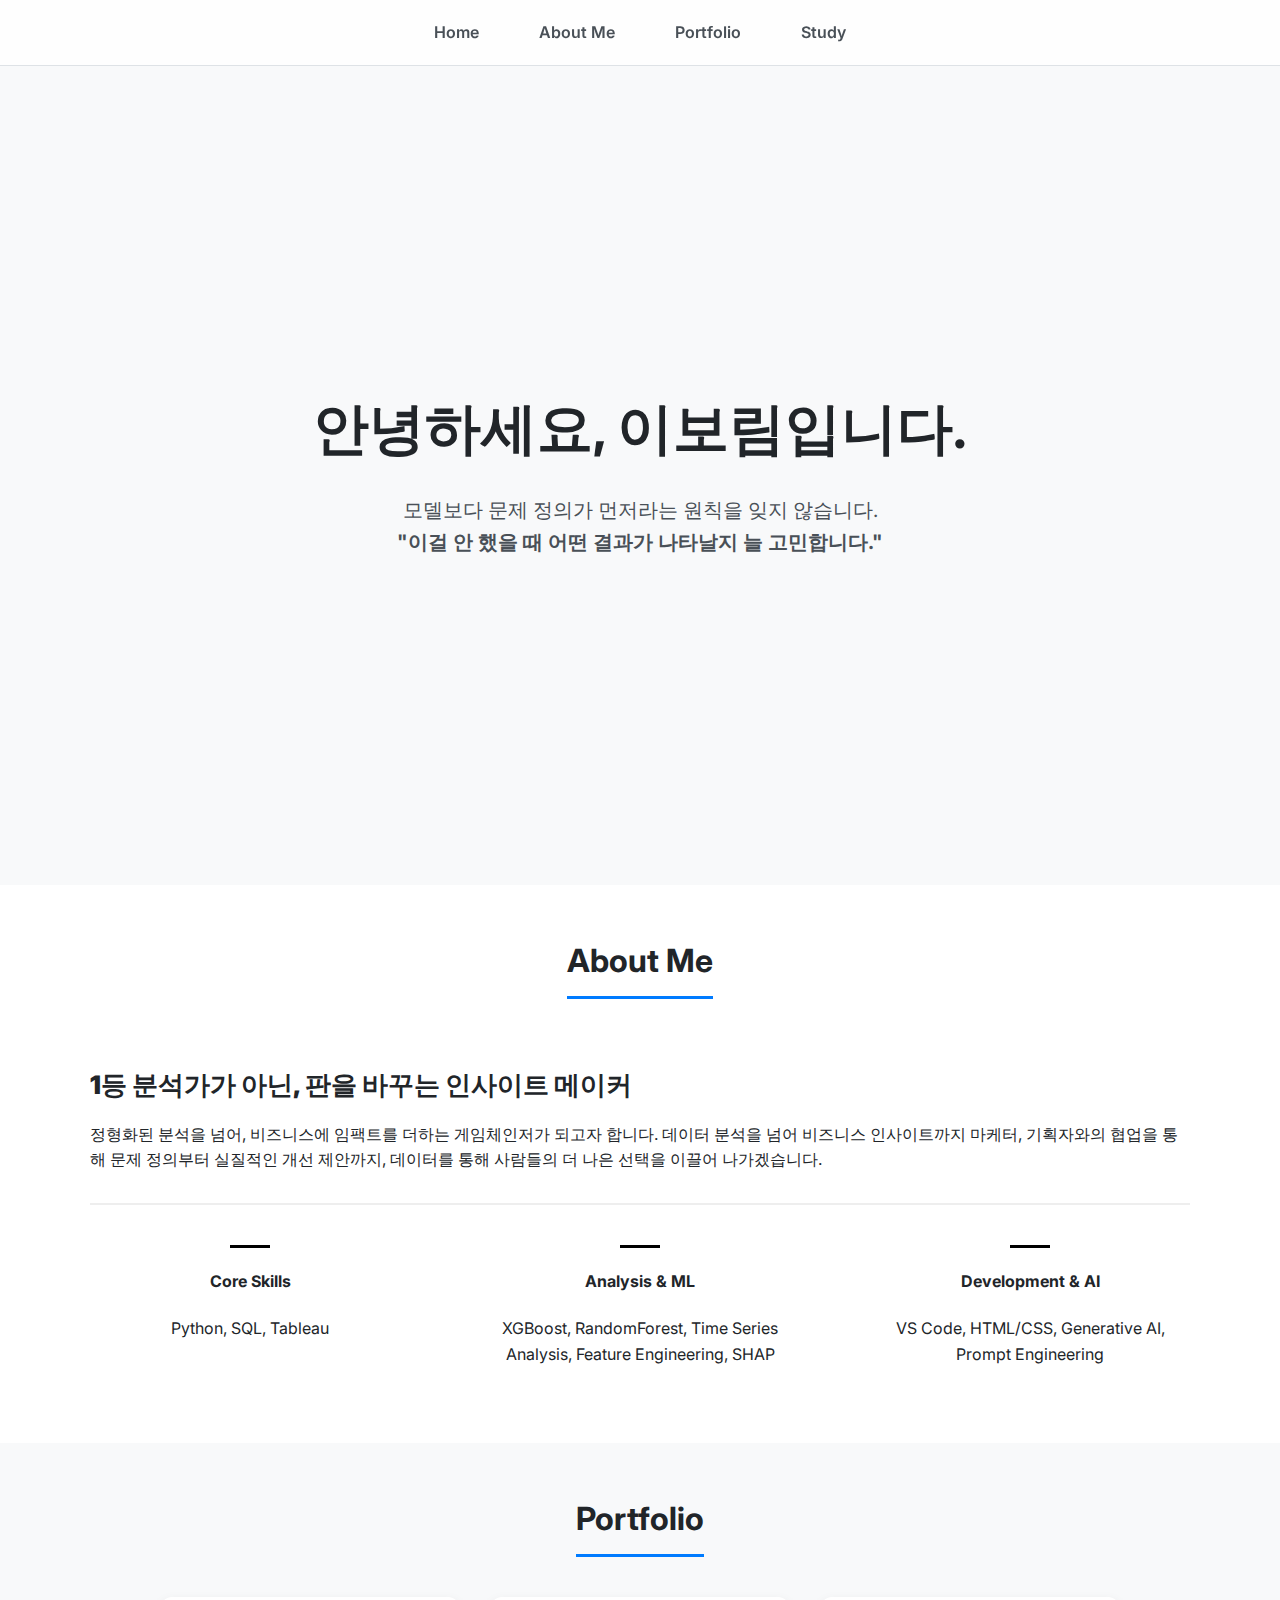
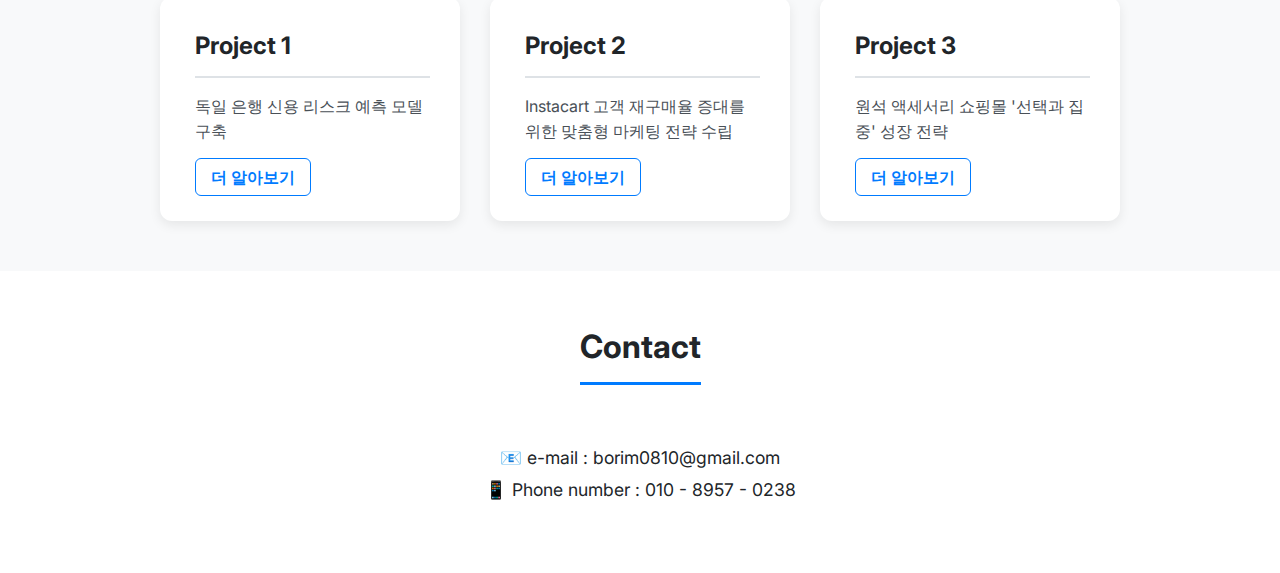
<file: index.html>
<!DOCTYPE html>
<html lang="ko">
<head>
    <meta charset="UTF-8">
    <meta name="viewport" content="width=device-width, initial-scale=1.0">
    <title>Borim's Portfolio</title>
    <link rel="stylesheet" href="style.css">
</head>
<body>

    <header>
        <nav>
            <div class="hamburger-menu">
                <div class="line"></div>
                <div class="line"></div>
                <div class="line"></div>
            </div>
            <ul>
                <li><a href="#home">Home</a></li>
                <li><a href="#about">About Me</a></li>
                <li><a href="#projects">Portfolio</a></li>
                <li><a href="study.html">Study</a></li>
            </ul>
        </nav>
    </header>

    <main>
        <section id="home">
            <div class="section-inner">
                <h1>안녕하세요, 이보림입니다.</h1>
                <p class="hero-intro">모델보다 문제 정의가 먼저라는 원칙을 잊지 않습니다.<br><strong>"이걸 안 했을 때 어떤 결과가 나타날지 늘 고민합니다."</strong></p>
            </div>
        </section>

        <section id="about">
            <div class="section-inner">
                <h2>About Me</h2>
                <div class="about-content" style="text-align: left;">
                    <div class="about-keywords">
                        <h3><strong>1등 분석가가 아닌, 판을 바꾸는 인사이트 메이커</strong></h3>
                    </div>
                    <div class="about-summary">
                        <p>정형화된 분석을 넘어, 비즈니스에 임팩트를 더하는 게임체인저가 되고자 합니다. 데이터 분석을 넘어 비즈니스 인사이트까지 마케터, 기획자와의 협업을 통해 문제 정의부터 실질적인 개선 제안까지, 데이터를 통해 사람들의 더 나은 선택을 이끌어 나가겠습니다.</p>
                    </div>
                    <hr style="margin: 30px 0; border: 1px solid #eee;">
                    <div class="skills-container">
                        <div class="skill-category">
                            <div class="skill-underline"></div>
                            <h4>Core Skills</h4>
                            <p>Python, SQL, Tableau</p>
                        </div>
                        <div class="skill-category">
                            <div class="skill-underline"></div>
                            <h4>Analysis & ML</h4>
                            <p>XGBoost, RandomForest, Time Series Analysis, Feature Engineering, SHAP</p>
                        </div>
                        <div class="skill-category">
                            <div class="skill-underline"></div>
                            <h4>Development & AI</h4>
                            <p>VS Code, HTML/CSS, Generative AI, Prompt Engineering</p>
                        </div>
                    </div>
                </div>
            </div>
        </section>

        <section id="projects">
            <div class="section-inner">
                <h2>Portfolio</h2>
            <div class="project-container">
                <div class="project-card">
                    <h3>Project 1</h3>
                    <p>독일 은행 신용 리스크 예측 모델 구축</p>
                    <a href="portfolio.html#credit">더 알아보기</a>
                </div>
                <div class="project-card">
                    <h3>Project 2</h3>
                    <p>Instacart 고객 재구매율 증대를 위한 맞춤형 마케팅 전략 수립</p>
                    <a href="portfolio.html#instacart">더 알아보기</a>
                </div>
                <div class="project-card">
                    <h3>Project 3</h3>
                    <p>원석 액세서리 쇼핑몰 '선택과 집중' 성장 전략</p>
                    <a href="portfolio.html#jewelry">더 알아보기</a>
                </div>
            </div>
        </section>

        <section id="contact">
            <div class="section-inner">
                <h2>Contact</h2>
                <p>
                    📧 e-mail : borim0810@gmail.com <br>
                    📱 Phone number : 010 - 8957 - 0238
                </p>
            </div>
        </section>
    </main>

    <script>
        document.querySelector('.hamburger-menu').addEventListener('click', () => {
            document.querySelector('nav ul').classList.toggle('active');
        });
    </script>

</body>
</html>
</file>
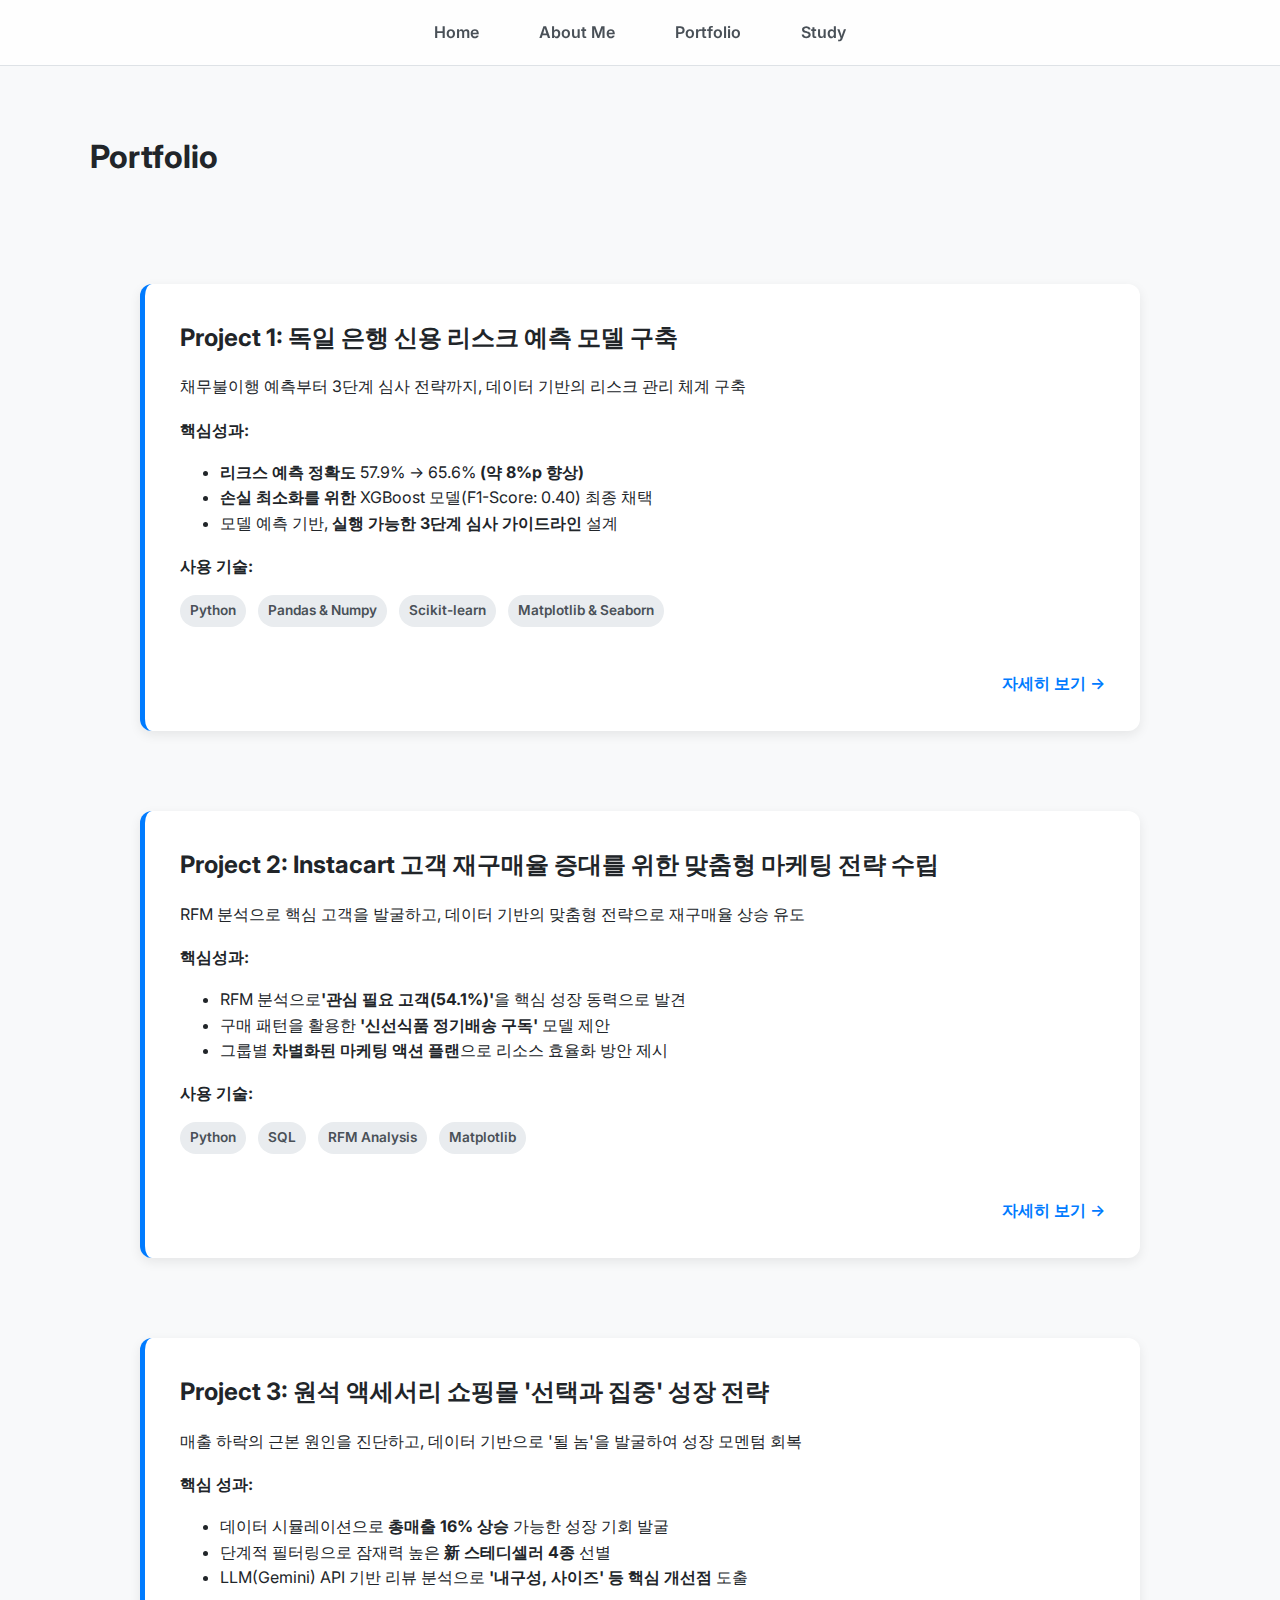
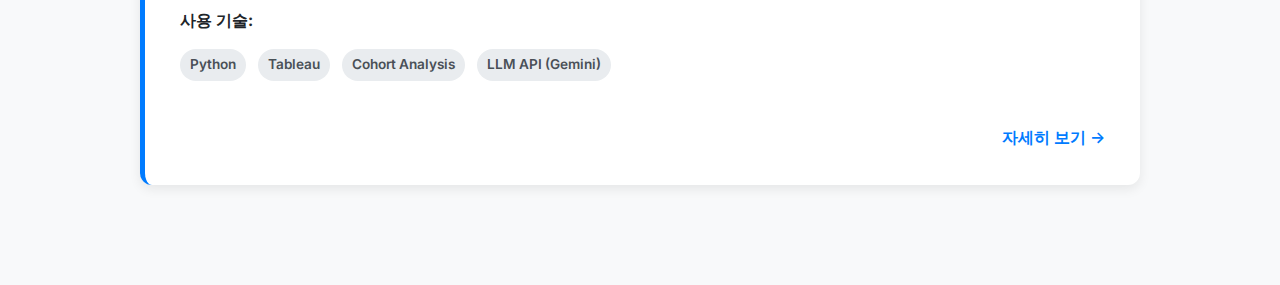
<file: portfolio.html>
<!DOCTYPE html>
<html lang="ko">
<head>
    <meta charset="UTF-8">
    <meta name="viewport" content="width=device-width, initial-scale=1.0">
    <title>Borim's Portfolio</title>
    <link rel="stylesheet" href="style.css">
</head>
<body>

    <header>
        <nav>
            <ul>
                <li><a href="index.html">Home</a></li>
                <li><a href="index.html#about">About Me</a></li>
                <li><a href="portfolio.html">Portfolio</a></li>
                <li><a href="study.html">Study</a></li>
            </ul>
        </nav>
    </header>

    <main>
        <div class="content-container">
            <h1>Portfolio</h1>
            <div class="portfolio-grid">
                <!-- 프로젝트 1 -->
                <a href="project-a.html" class="portfolio-item-link">
                    <div class="portfolio-item">
                        <h2>Project 1: 독일 은행 신용 리스크 예측 모델 구축</h2>
                        <p>채무불이행 예측부터 3단계 심사 전략까지, 데이터 기반의 리스크 관리 체계 구축</p>
                        <p><strong>핵심성과:</strong></p>
                        <ul>
                            <li><strong>리크스 예측 정확도</strong> 57.9% → 65.6% <strong>(약 8%p 향상)</strong></li>
                            <li><strong>손실 최소화를 위한</strong>  XGBoost 모델(F1-Score: 0.40) 최종 채택</li>
                            <li>모델 예측 기반, <strong>실행 가능한 3단계 심사 가이드라인</strong> 설계</li>
                        </ul>
                            <p><strong>사용 기술:</strong></p>
                        <div class="tech-tags">
                            <span class="tech-tag">Python</span>
                            <span class="tech-tag">Pandas & Numpy</span>
                            <span class="tech-tag">Scikit-learn</span>
                            <span class="tech-tag">Matplotlib & Seaborn</span>
                        </div>
                        <div class="read-more-link">
                            <a href="project-a.html">자세히 보기 →</a>
                        </div>
                    </div>
                </a>

                <!-- 프로젝트 2 -->
                <a href="project-b.html" class="portfolio-item-link">
                    <div class="portfolio-item">
                        <h2>Project 2: Instacart 고객 재구매율 증대를 위한 맞춤형 마케팅 전략 수립</h2>
                        <p>RFM 분석으로 핵심 고객을 발굴하고, 데이터 기반의 맞춤형 전략으로 재구매율 상승 유도</p>
                        <p><strong>핵심성과:</strong></p>
                        <ul>
                            <li>RFM 분석으로<strong>'관심 필요 고객(54.1%)'</strong>을 핵심 성장 동력으로 발견</li>
                            <li>구매 패턴을 활용한 <strong>'신선식품 정기배송 구독'</strong> 모델 제안</li>
                            <li>그룹별 <strong>차별화된 마케팅 액션 플랜</strong>으로 리소스 효율화 방안 제시</li>
                        </ul>
                        <p><strong>사용 기술:</strong></p>
                        <div class="tech-tags">
                            <span class="tech-tag">Python</span>
                            <span class="tech-tag">SQL</span>
                            <span class="tech-tag">RFM Analysis</span>
                            <span class="tech-tag">Matplotlib</span>
                        </div>
                        <div class="read-more-link">
                            <a href="project-b.html">자세히 보기 →</a>
                        </div>
                    </div>
                </a>

                <!-- 프로젝트 3 -->
                <a href="project-c.html" class="portfolio-item-link">
                    <div class="portfolio-item">
                        <h2>Project 3: 원석 액세서리 쇼핑몰 '선택과 집중' 성장 전략</h2>
                        <p>매출 하락의 근본 원인을 진단하고, 데이터 기반으로 '될 놈'을 발굴하여 성장 모멘텀 회복</p>
                        <p><strong>핵심 성과:</strong></p>
                        <ul>
                            <li>데이터 시뮬레이션으로 <strong>총매출 16% 상승</strong> 가능한 성장 기회 발굴</li>
                            <li>단계적 필터링으로 잠재력 높은 <strong>新 스테디셀러 4종</strong> 선별</li>
                            <li>LLM(Gemini) API 기반 리뷰 분석으로 <strong>'내구성, 사이즈' 등 핵심 개선점</strong> 도출</li>
                        </ul>
                        <p><strong>사용 기술:</strong></p>
                        <div class="tech-tags">
                            <span class="tech-tag">Python</span>
                            <span class="tech-tag">Tableau</span>
                            <span class="tech-tag">Cohort Analysis</span>
                            <span class="tech-tag">LLM API (Gemini)</span>
                        </div>
                        <div class="read-more-link">
                            <a href="project-c.html">자세히 보기 →</a>
                        </div>
                    </div>
                </a>
            </div>
        </div>
    </main>

</body>
</html>
</file>
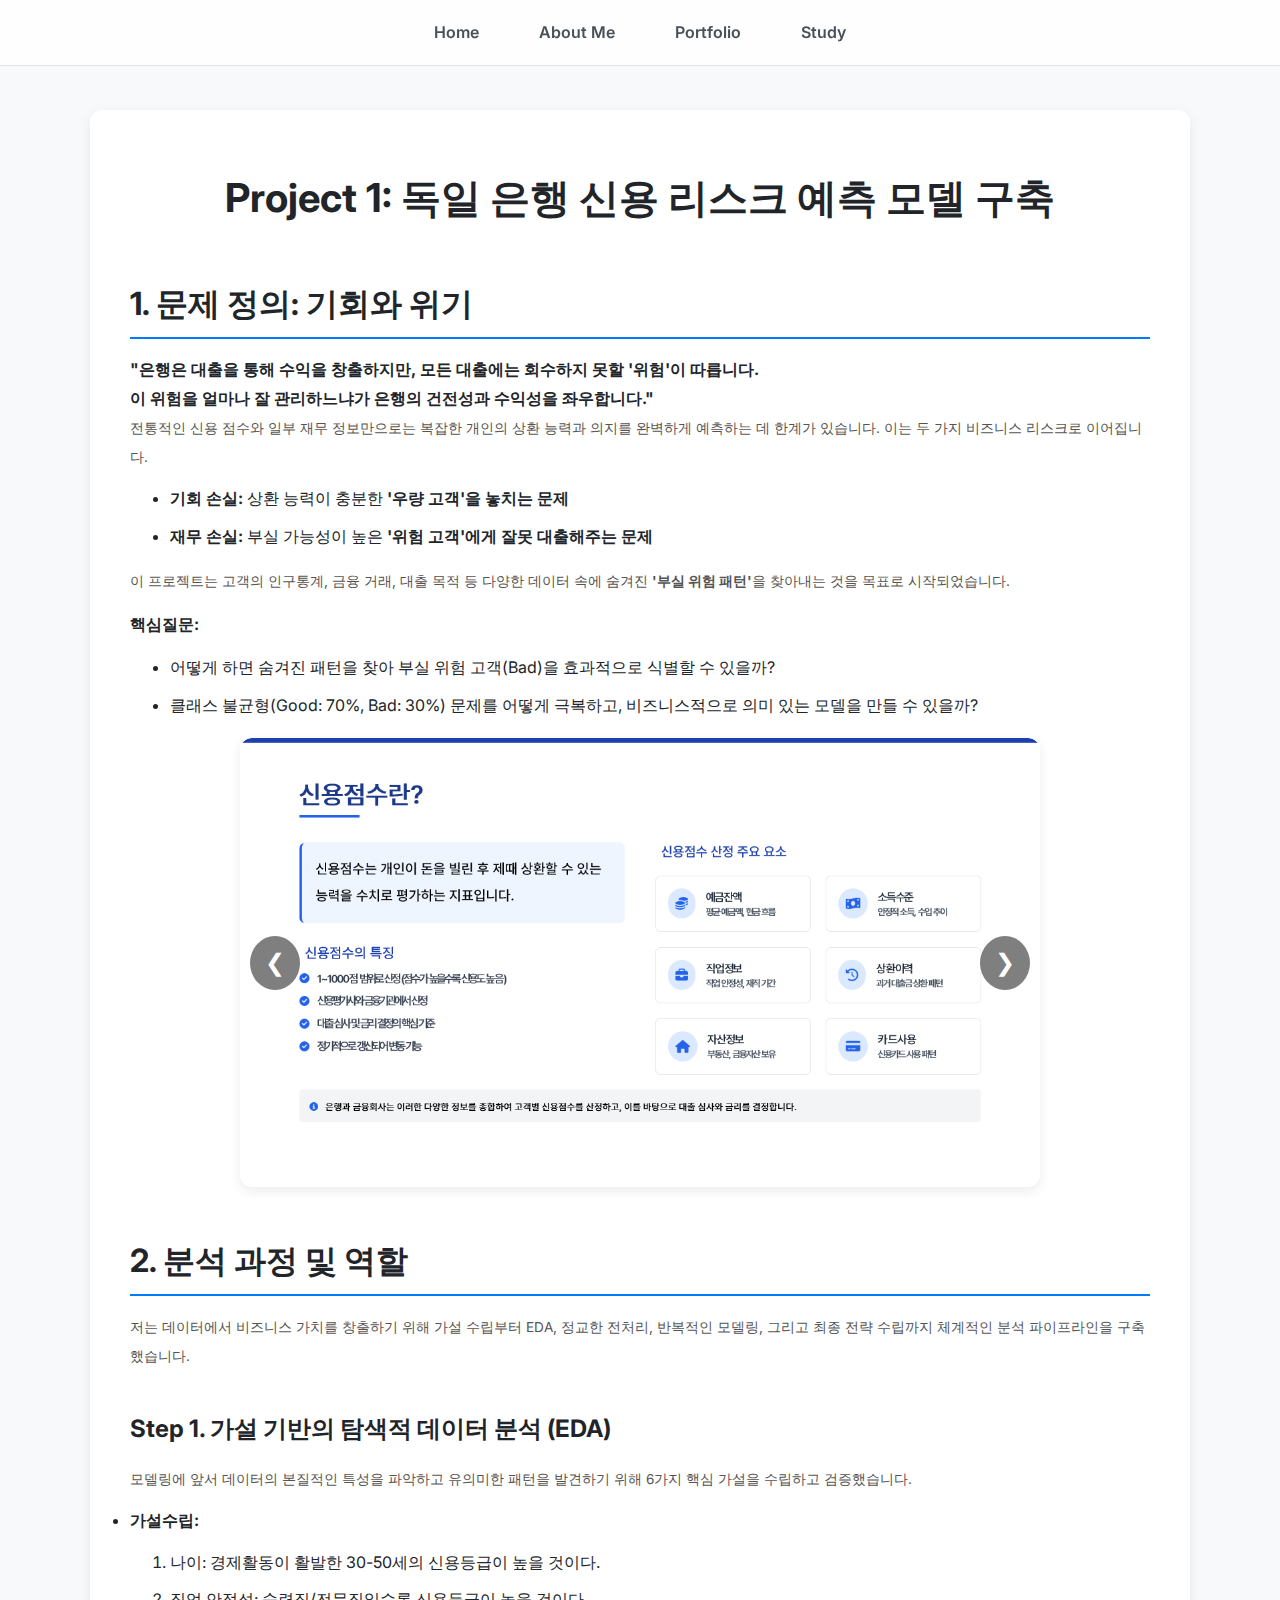
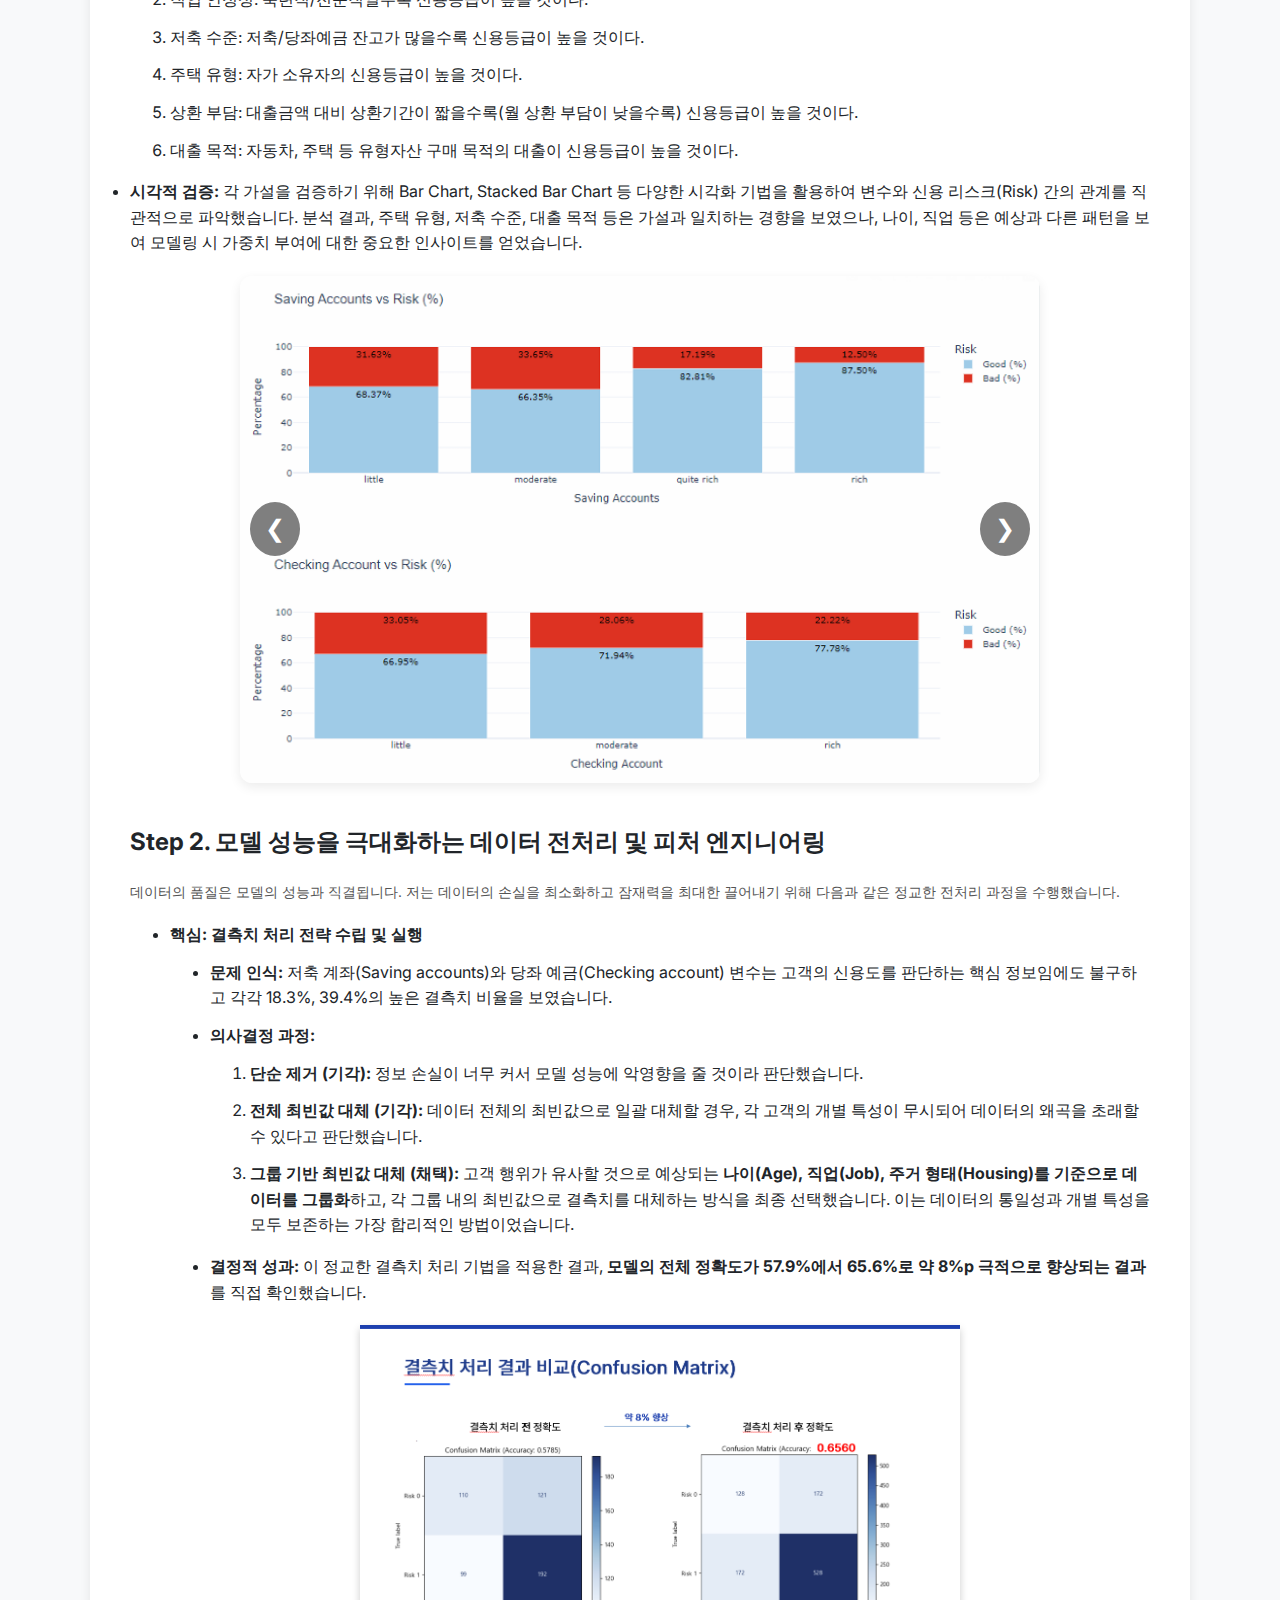
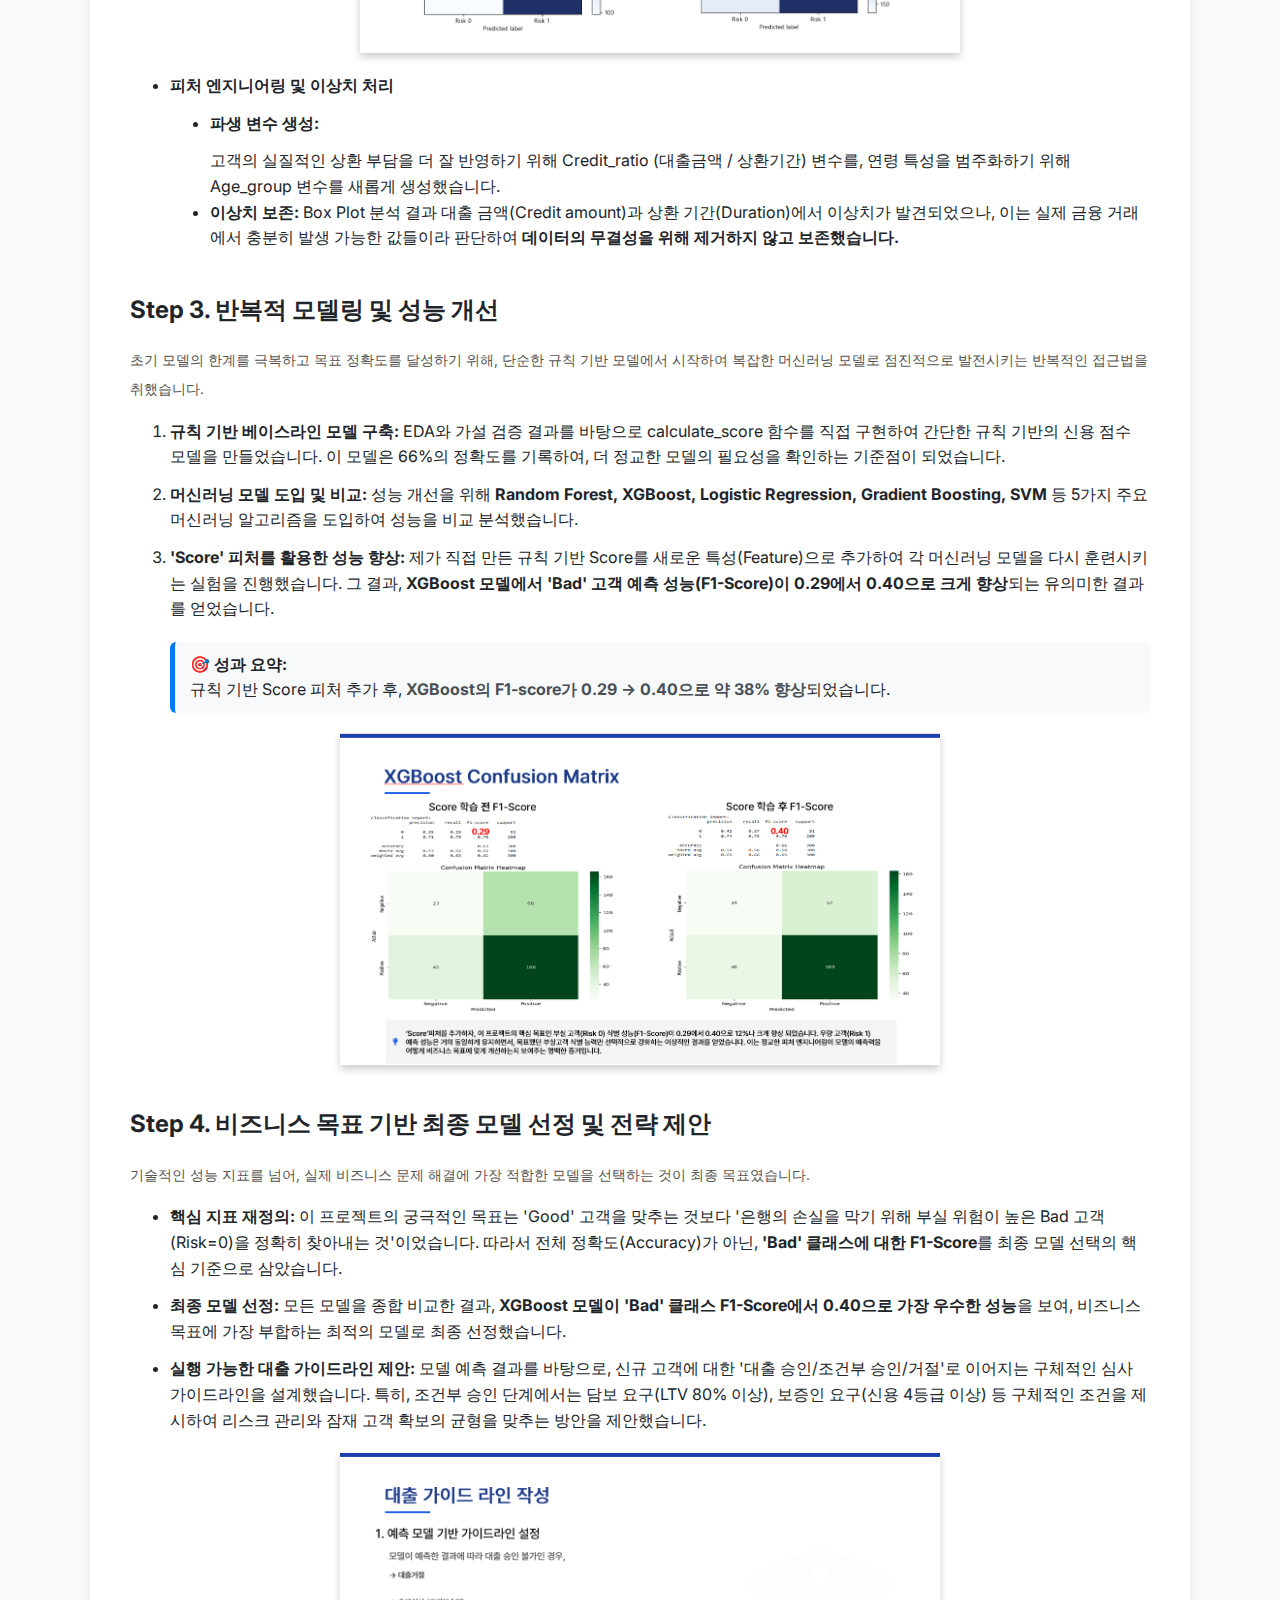
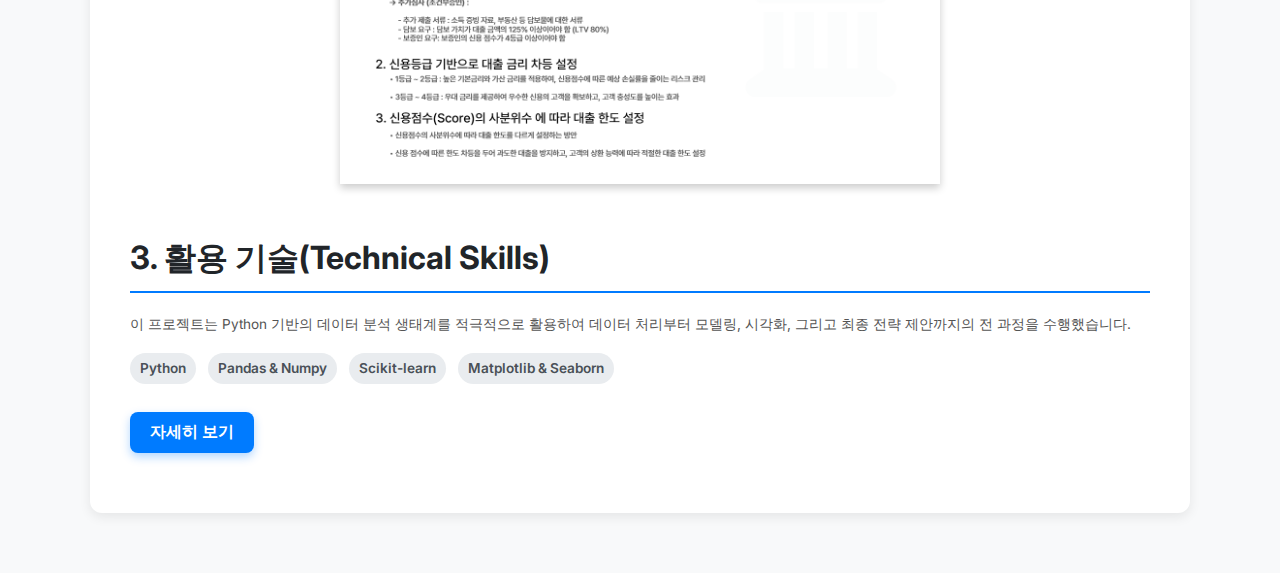
<file: project-a.html>
<!DOCTYPE html>
<html lang="ko">
<head>
    <meta charset="UTF-8">
    <meta name="viewport" content="width=device-width, initial-scale=1.0">
    <title>Project 1 - 독일 은행 신용 리스크 예측 모델 구축</title>
    <link rel="stylesheet" href="style.css">
</head>
<body>

    <header>
        <nav>
            <ul>
                <li><a href="index.html">Home</a></li>
                <li><a href="index.html#about">About Me</a></li>
                <li><a href="portfolio.html">Portfolio</a></li>
                <li><a href="study.html">Study</a></li>
            </ul>
        </nav>
    </header>

    <main>
        <div class="content-container">
            <div class="project-detail-container">
                <h1>Project 1: 독일 은행 신용 리스크 예측 모델 구축</h1>

                <h2>1. 문제 정의: 기회와 위기</h2>
                <p><strong>"은행은 대출을 통해 수익을 창출하지만, 모든 대출에는 회수하지 못할 '위험'이 따릅니다. 
                    <br>이 위험을 얼마나 잘 관리하느냐가 은행의 건전성과 수익성을 좌우합니다."</strong>
                    <br><span style="font-size: 0.85em; color: #545454">전통적인 신용 점수와 일부 재무 정보만으로는 복잡한 개인의 상환 능력과 의지를 완벽하게 예측하는 데 한계가 있습니다. 이는 두 가지 비즈니스 리스크로 이어집니다.</span></p>
                <ul>
                    <li><strong>기회 손실:</strong> 상환 능력이 충분한 <strong>'우량 고객'을 놓치는 문제</strong></li>
                    <li><strong>재무 손실:</strong> 부실 가능성이 높은 <strong>'위험 고객'에게 잘못 대출해주는 문제</strong></li>
                </ul>
                <p><span class="sub-text">이 프로젝트는 고객의 인구통계, 금융 거래, 대출 목적 등 다양한 데이터 속에 숨겨진 <strong>'부실 위험 패턴'</strong>을 찾아내는 것을 목표로 시작되었습니다.</span></p>
                <p><strong>핵심질문:</strong></p>
                <ul>
                    <li>어떻게 하면 숨겨진 패턴을 찾아 부실 위험 고객(Bad)을 효과적으로 식별할 수 있을까?</li>
                    <li>클래스 불균형(Good: 70%, Bad: 30%) 문제를 어떻게 극복하고, 비즈니스적으로 의미 있는 모델을 만들 수 있을까?</li>
                </ul>
                <div class="carousel" id="carousel1">
                    <div class="carousel-inner">
                        <div class="carousel-item active">
                            <img src="assets/project-a-images/1.png" alt="분석 이미지 1" onclick="openModal(this)">
                        </div>
                        <div class="carousel-item">
                            <img src="assets/project-a-images/2.png" alt="분석 이미지 2" onclick="openModal(this)">
                        </div>
                        <div class="carousel-item">
                            <img src="assets/project-a-images/3.png" alt="분석 이미지 3" onclick="openModal(this)">
                        </div>
                        <div class="carousel-item">
                            <img src="assets/project-a-images/4.png" alt="분석 이미지 4" onclick="openModal(this)">
                        </div>
                    </div>
                    <button class="carousel-control prev" onclick="moveSlide1(-1)">&#10094;</button>
                    <button class="carousel-control next" onclick="moveSlide1(1)">&#10095;</button>
                </div>

                <script>
                    (function() {
                        let slideIndex = 0;
                        const carousel = document.querySelector('#carousel1');
                        const slides = carousel.querySelectorAll('.carousel-item');
                        
                        function showSlides() {
                            slides.forEach((slide, index) => {
                                slide.style.display = "none";
                            });
                            if (slides.length > 0) {
                                slides[slideIndex].style.display = "block";
                            }
                        }

                        window.moveSlide1 = function(n) {
                            slideIndex += n;
                            if (slideIndex >= slides.length) {slideIndex = 0}
                            if (slideIndex < 0) {slideIndex = slides.length - 1}
                            showSlides();
                        }

                        showSlides();
                    })();
                </script>

                <h2>2. 분석 과정 및 역할</h2>
                <p><span class="sub-text">저는 데이터에서 비즈니스 가치를 창출하기 위해 가설 수립부터 EDA, 정교한 전처리, 반복적인 모델링, 그리고 최종 전략 수립까지 체계적인 분석 파이프라인을 구축했습니다.</span></p>
                <h3>Step 1. 가설 기반의 탐색적 데이터 분석 (EDA)</h3>
                <p><span class="sub-text">모델링에 앞서 데이터의 본질적인 특성을 파악하고 유의미한 패턴을 발견하기 위해 6가지 핵심 가설을 수립하고 검증했습니다.</span></p>
                    <li><strong>가설수립:</strong></li>
                        <ol>
                            <li>나이: 경제활동이 활발한 30-50세의 신용등급이 높을 것이다.</li>
                            <li>직업 안정성: 숙련직/전문직일수록 신용등급이 높을 것이다.</li>
                            <li>저축 수준: 저축/당좌예금 잔고가 많을수록 신용등급이 높을 것이다.</li>
                            <li>주택 유형: 자가 소유자의 신용등급이 높을 것이다.</li>
                            <li>상환 부담: 대출금액 대비 상환기간이 짧을수록(월 상환 부담이 낮을수록) 신용등급이 높을 것이다.</li>
                            <li>대출 목적: 자동차, 주택 등 유형자산 구매 목적의 대출이 신용등급이 높을 것이다.</li>
                        </ol>
                    <li><strong>시각적 검증:</strong> 각 가설을 검증하기 위해 Bar Chart, Stacked Bar Chart 등 다양한 시각화 기법을 활용하여 변수와 신용 리스크(Risk) 간의 관계를 직관적으로 파악했습니다. 분석 결과, 주택 유형, 저축 수준, 대출 목적 등은 가설과 일치하는 경향을 보였으나, 나이, 직업 등은 예상과 다른 패턴을 보여 모델링 시 가중치 부여에 대한 중요한 인사이트를 얻었습니다.</li>
                </ul>
                <div class="carousel" id="carousel2">
                    <div class="carousel-inner">
                        <div class="carousel-item active">
                            <img src="assets/project-a-images/5.png" alt="시각적 검증 이미지 1" onclick="openModal(this)">
                        </div>
                        <div class="carousel-item">
                            <img src="assets/project-a-images/6.png" alt="시각적 검증 이미지 2" onclick="openModal(this)">
                        </div>
                    </div>
                    <button class="carousel-control prev" onclick="moveSlide2(-1)">&#10094;</button>
                    <button class="carousel-control next" onclick="moveSlide2(1)">&#10095;</button>
                </div>

                <script>
                    (function() {
                        let slideIndex = 0;
                        const carousel = document.querySelector('#carousel2');
                        const slides = carousel.querySelectorAll('.carousel-item');
                        
                        function showSlides() {
                            slides.forEach((slide, index) => {
                                slide.style.display = "none";
                            });
                            if (slides.length > 0) {
                                slides[slideIndex].style.display = "block";
                            }
                        }

                        window.moveSlide2 = function(n) {
                            slideIndex += n;
                            if (slideIndex >= slides.length) {slideIndex = 0}
                            if (slideIndex < 0) {slideIndex = slides.length - 1}
                            showSlides();
                        }

                        showSlides();
                    })();
                </script>

                <h3>Step 2. 모델 성능을 극대화하는 데이터 전처리 및 피처 엔지니어링</h3>
                <p><span class="sub-text">데이터의 품질은 모델의 성능과 직결됩니다. 저는 데이터의 손실을 최소화하고 잠재력을 최대한 끌어내기 위해 다음과 같은 정교한 전처리 과정을 수행했습니다.</span></p>
                <ul>
                    <li><strong>핵심: 결측치 처리 전략 수립 및 실행</strong></li>
                    <ul>
                        <li><strong>문제 인식:</strong> 저축 계좌(Saving accounts)와 당좌 예금(Checking account) 변수는 고객의 신용도를 판단하는 핵심 정보임에도 불구하고 각각 18.3%, 39.4%의 높은 결측치 비율을 보였습니다.</li>
                        <li><strong>의사결정 과정:</strong></li>
                            <ol>
                                <li><strong>단순 제거 (기각):</strong> 정보 손실이 너무 커서 모델 성능에 악영향을 줄 것이라 판단했습니다.</li>
                                <li><strong>전체 최빈값 대체 (기각):</strong> 데이터 전체의 최빈값으로 일괄 대체할 경우, 각 고객의 개별 특성이 무시되어 데이터의 왜곡을 초래할 수 있다고 판단했습니다.</li>
                                <li><strong>그룹 기반 최빈값 대체 (채택):</strong> 고객 행위가 유사할 것으로 예상되는 <strong>나이(Age), 직업(Job), 주거 형태(Housing)를 기준으로 데이터를 그룹화</strong>하고, 각 그룹 내의 최빈값으로 결측치를 대체하는 방식을 최종 선택했습니다. 이는 데이터의 통일성과 개별 특성을 모두 보존하는 가장 합리적인 방법이었습니다.</li>
                            </ol>
                        <li><strong>결정적 성과:</strong> 이 정교한 결측치 처리 기법을 적용한 결과, <strong>모델의 전체 정확도가 57.9%에서 65.6%로 약 8%p 극적으로 향상되는 결과</strong>를 직접 확인했습니다.</li>
                    </ul>
                    <img src="assets/project-a-images/7.png" alt="결정적 성과 이미지" style="width:100%; max-width:600px; display:block; margin: 20px auto; box-shadow: 0 4px 8px rgba(0,0,0,0.2);" onclick="openModal(this)">
                    <li><strong>피처 엔지니어링 및 이상치 처리</strong></li>
                        <ul>
                           <li><strong>파생 변수 생성:</strong></li> 고객의 실질적인 상환 부담을 더 잘 반영하기 위해 Credit_ratio (대출금액 / 상환기간) 변수를, 연령 특성을 범주화하기 위해 Age_group 변수를 새롭게 생성했습니다.</li>
                           <li><strong>이상치 보존:</strong> Box Plot 분석 결과 대출 금액(Credit amount)과 상환 기간(Duration)에서 이상치가 발견되었으나, 이는 실제 금융 거래에서 충분히 발생 가능한 값들이라 판단하여 <strong>데이터의 무결성을 위해 제거하지 않고 보존했습니다.</strong></li>
                        </ul>
                </ul>
                <h3>Step 3. 반복적 모델링 및 성능 개선</h3>
                <p><span class="sub-text">초기 모델의 한계를 극복하고 목표 정확도를 달성하기 위해, 단순한 규칙 기반 모델에서 시작하여 복잡한 머신러닝 모델로 점진적으로 발전시키는 반복적인 접근법을 취했습니다.</span></p>
                <ol>
                    <li><strong>규칙 기반 베이스라인 모델 구축:</strong> EDA와 가설 검증 결과를 바탕으로 calculate_score 함수를 직접 구현하여 간단한 규칙 기반의 신용 점수 모델을 만들었습니다. 이 모델은 66%의 정확도를 기록하여, 더 정교한 모델의 필요성을 확인하는 기준점이 되었습니다.</li>
                    <li><strong>머신러닝 모델 도입 및 비교:</strong> 성능 개선을 위해 <strong>Random Forest, XGBoost, Logistic Regression, Gradient Boosting, SVM</strong> 등 5가지 주요 머신러닝 알고리즘을 도입하여 성능을 비교 분석했습니다.</li>
                    <li><strong>'Score' 피처를 활용한 성능 향상:</strong> 제가 직접 만든 규칙 기반 Score를 새로운 특성(Feature)으로 추가하여 각 머신러닝 모델을 다시 훈련시키는 실험을 진행했습니다. 그 결과, <strong>XGBoost 모델에서 'Bad' 고객 예측 성능(F1-Score)이 0.29에서 0.40으로 크게 향상</strong>되는 유의미한 결과를 얻었습니다.</li>
                    <div style="background-color: #F8F9FA; border-left: 5px solid #007BFF; padding: 10px 15px; margin: 20px 0; border-radius: 6px;">
                    <strong>🎯 성과 요약:</strong><br>규칙 기반 Score 피처 추가 후, <span style="color:var(--secondary-text-color);"><strong>XGBoost의 F1-score가 0.29 → 0.40으로 약 38% 향상</strong></span>되었습니다.
                    </div>
                </ol>
                <img src="assets/project-a-images/8.png" alt="Score 피처 활용 성능 향상 이미지" style="width:100%; max-width:600px; display:block; margin: 20px auto; box-shadow: 0 4px 8px rgba(0,0,0,0.2);" onclick="openModal(this)">

                <h3>Step 4. 비즈니스 목표 기반 최종 모델 선정 및 전략 제안</h3>
                <p><span class="sub-text">기술적인 성능 지표를 넘어, 실제 비즈니스 문제 해결에 가장 적합한 모델을 선택하는 것이 최종 목표였습니다.</span></p>
                <ul>
                    <li><strong>핵심 지표 재정의:</strong> 이 프로젝트의 궁극적인 목표는 'Good' 고객을 맞추는 것보다 '은행의 손실을 막기 위해 부실 위험이 높은 Bad 고객(Risk=0)을 정확히 찾아내는 것'이었습니다. 따라서 전체 정확도(Accuracy)가 아닌, <strong>'Bad' 클래스에 대한 F1-Score</strong>를 최종 모델 선택의 핵심 기준으로 삼았습니다.</li>
                    <li><strong>최종 모델 선정:</strong> 모든 모델을 종합 비교한 결과, <strong>XGBoost 모델이 'Bad' 클래스 F1-Score에서 0.40으로 가장 우수한 성능</strong>을 보여, 비즈니스 목표에 가장 부합하는 최적의 모델로 최종 선정했습니다.</li>
                    <li><strong>실행 가능한 대출 가이드라인 제안:</strong> 모델 예측 결과를 바탕으로, 신규 고객에 대한 '대출 승인/조건부 승인/거절'로 이어지는 구체적인 심사 가이드라인을 설계했습니다. 특히, 조건부 승인 단계에서는 담보 요구(LTV 80% 이상), 보증인 요구(신용 4등급 이상) 등 구체적인 조건을 제시하여 리스크 관리와 잠재 고객 확보의 균형을 맞추는 방안을 제안했습니다.</li>
                </ul>
                <img src="assets/project-a-images/9.png" alt="대출 가이드라인 이미지" style="width:100%; max-width:600px; display:block; margin: 20px auto; box-shadow: 0 4px 8px rgba(0,0,0,0.2);" onclick="openModal(this)">

                <h2>3. 활용 기술(Technical Skills)</h2>
                <p><span class="sub-text">이 프로젝트는 Python 기반의 데이터 분석 생태계를 적극적으로 활용하여 데이터 처리부터 모델링, 시각화, 그리고 최종 전략 제안까지의 전 과정을 수행했습니다.</span></p>
                <div class="tech-tags">
                    <span class="tech-tag">Python</span>
                    <span class="tech-tag">Pandas & Numpy</span>
                    <span class="tech-tag">Scikit-learn</span>
                    <span class="tech-tag">Matplotlib & Seaborn</span>
                </div>
                <button id="toggleTechnicalSkills" class="cta-button" style="margin-top: 20px; margin-bottom: 20px;">자세히 보기</button>
                <div id="technical-skills-details" style="display: none;">
                    <h3>핵심 언어 및 라이브러리(Core Language & Libraries)</h3>
                    <ul>
                        <li><strong>Python</strong></li>
                        <ul>
                            <li>데이터 분석의 전 과정에서 사용된 핵심 프로그래밍 언어입니다. 간결한 문법과 강력한 데이터 처리 라이브러리 생태계를 바탕으로 효율적인 분석 파이프라인을 구축했습니다.</li>
                        </ul>
                        <li><strong>Pandas & NumPy</strong></li>
                        <ul>
                            <li><strong>역할:</strong>데이터 정제, 변환, 그리고 기술 통계 분석의 근간이 되었습니다.</li>
                            <li><strong>주요 활용:</strong></li>
                            <ul>
                                <li>CSV 파일 로드 및 데이터프레임 생성</li>
                                <li>isnull().sum()을 활용한 결측치 식별 및 groupby()를 활용한 그룹 기반 결측치 대체</li>
                                <li>.apply() 함수를 이용한 calculate_score 규칙 기반 피처 생성</li>
                                <li>pd.qcut을 활용한 연속형 데이터의 범주화 (신용등급 부여)</li>
                                <li>NumPy를 이용한 복잡한 수치 연산 및 배열 처리</li>
                            </ul>
                        </ul>
                        <li><strong>Scikit-learn</strong></li>
                        <ul>
                            <li><strong>역할: </strong>머신러닝 모델링 및 평가를 위한 핵심 프레임워크로 사용되었습니다.</li>
                            <li><strong>주요활용:</strong></li>
                            <ul>
                                <li><strong>모델 구축: </strong>RandomForestClassifier, XGBoostClassifier, LogisticRegression, GradientBoostingClassifier, SVC(SVM) 등 5가지 분류 모델을 구현하고 학습시켰습니다.</li>
                                <li><strong>데이터 전처리: </strong>tandardScaler를 사용하여 특성들의 스케일을 표준화했으며, 이는 특히 거리 기반 알고리즘(SVM)과 회귀 모델의 성능 안정화에 기여했습니다.</li>
                                <li><strong>모델 평가: </strong>train_test_split으로 데이터를 분리하고, KFold 교차 검증을 통해 모델의 일반화 성능을 안정적으로 평가했습니다. confusion_matrix, classification_report를 통해 정확도(Accuracy), 정밀도(Precision), 재현율(Recall), F1-Score 등 다각적인 성능 지표를 산출했습니다.</li>
                            </ul>
                        </ul>
                    </ul>
                    <h3>데이터 시각화(Data Visualization)</h3>
                    <ul>
                        <li><strong>역할: </strong>데이터의 패턴과 인사이트를 시각적으로 탐색하고, 분석 결과를 효과적으로 전달하는 데 사용되었습니다.</li>
                        <li><strong>주요 활용: </strong></li>
                        <ul>
                            <li><strong>EDA: </strong>Bar chart, Stacked bar chart를 사용하여 가설을 검증하고 변수 간의 관계를 탐색했습니다.</li>
                            <li><strong>이상치 탐색: </strong>Box Plot을 그려 데이터 분포와 이상치를 시각적으로 확인했습니다.</li>
                            <li><strong>상관관계 분석: </strong>Heatmap을 사용하여 변수 간의 상관관계를 한눈에 파악했습니다.</li>
                            <li><strong>결과 시각화: </strong>Confusion Matrix 시각화, Feature Importance 그래프를 통해 모델의 성능과 주요 특성을 명확하게 전달했습니다.</li>
                        </ul>
                    </ul>
                    <h3>분석 기법 및 방법론 (Analysis Techniques & Methodologies)</h3> 
                    <ul>
                        <li><strong>탐색적 데이터 분석 (EDA): </strong>모델링에 앞서 가설을 수립하고, 시각화를 통해 데이터의 특성과 변수 간의 관계를 깊이 있게 탐색했습니다.</li>
                        <li><strong>피처 엔지니어링 (Feature Engineering): </strong>기존 변수를 조합하여 Credit_ratio, Age_group, Score 등 모델 성능 향상에 기여하는 새로운 파생 변수를 생성했습니다.</li>
                        <li><strong>분류 모델링 (Classification Modeling): </strong>은행의 대출 승인 여부(Good/Bad)를 예측하는 이진 분류 문제를 해결하기 위해 다양한 머신러닝 알고리즘을 적용하고 비교했습니다.</li>
                        <li><strong>교차 검증 (Cross-Validation): </strong>K-Fold 교차 검증을 사용하여 훈련 데이터에 대한 과적합(Overfitting)을 방지하고, 모델이 새로운 데이터에 대해서도 안정적인 성능을 보일 수 있도록 일반화 성능을 평가했습니다.</li>
                        <li><strong>하이퍼파라미터 튜닝 (Hyperparameter Tuning): </strong>모델의 성능을 최적화하기 위해 Grid Search 등의 기법을 활용하여 max_depth, n_estimators와 같은 주요 하이퍼파라미터를 조정했습니다.</li>
                        <li><strong>비즈니스 목표 기반 모델 평가: </strong>단순 정확도가 아닌, 비즈니스 문제(부실 고객 식별)의 특성을 반영한 F1-Score를 핵심 평가지표로 선정하여 가장 실용적인 모델을 선택하는 의사결정 과정을 거쳤습니다.</li>
                    </ul> 
                </div> 
            </div>
        </div>
    </main>


<!-- The Modal -->
<div id="myModal" class="modal">
  <span class="close">&times;</span>
  <img class="modal-content" id="img01">
  <a class="prev-modal" onclick="plusSlidesModal(-1)">&#10094;</a>
  <a class="next-modal" onclick="plusSlidesModal(1)">&#10095;</a>
</div>

<script>
    var modal = document.getElementById("myModal");
    var modalImg = document.getElementById("img01");
    var prevBtn = document.querySelector(".prev-modal");
    var nextBtn = document.querySelector(".next-modal");
    var currentModalImages = [];
    var currentModalImageIndex = 0;

    function openModal(element) {
        modal.style.display = "flex";
        modalImg.src = element.src;

        // Check if the clicked image is part of a carousel
        let parentCarousel = element.closest('.carousel');
        if (parentCarousel) {
            currentModalImages = Array.from(parentCarousel.querySelectorAll('.carousel-item img'));
            currentModalImageIndex = currentModalImages.indexOf(element);
            if (currentModalImages.length > 1) {
                prevBtn.style.display = "block";
                nextBtn.style.display = "block";
            } else {
                prevBtn.style.display = "none";
                nextBtn.style.display = "none";
            }
        } else {
            // It's a single image, not part of a carousel
            currentModalImages = [element];
            currentModalImageIndex = 0;
            prevBtn.style.display = "none";
            nextBtn.style.display = "none";
        }
    }

    function plusSlidesModal(n) {
        currentModalImageIndex += n;
        if (currentModalImageIndex >= currentModalImages.length) {
            currentModalImageIndex = 0;
        }
        if (currentModalImageIndex < 0) {
            currentModalImageIndex = currentModalImages.length - 1;
        }
        modalImg.src = currentModalImages[currentModalImageIndex].src;
    }

    var span = document.getElementsByClassName("close")[0];
    span.onclick = function() { 
        modal.style.display = "none";
    }

    modal.onclick = function(event) {
        if (event.target == modal) {
            modal.style.display = "none";
        }
    }

    // Toggle technical skills section
    const toggleButton = document.getElementById('toggleTechnicalSkills');
    const technicalSkillsDetails = document.getElementById('technical-skills-details');

    toggleButton.addEventListener('click', function() {
        if (technicalSkillsDetails.style.display === 'none') {
            technicalSkillsDetails.style.display = 'block';
            toggleButton.textContent = '접기';
        } else {
            technicalSkillsDetails.style.display = 'none';
            toggleButton.textContent = '자세히 보기';
        }
    });
</script>

</body>
</html>
</file>
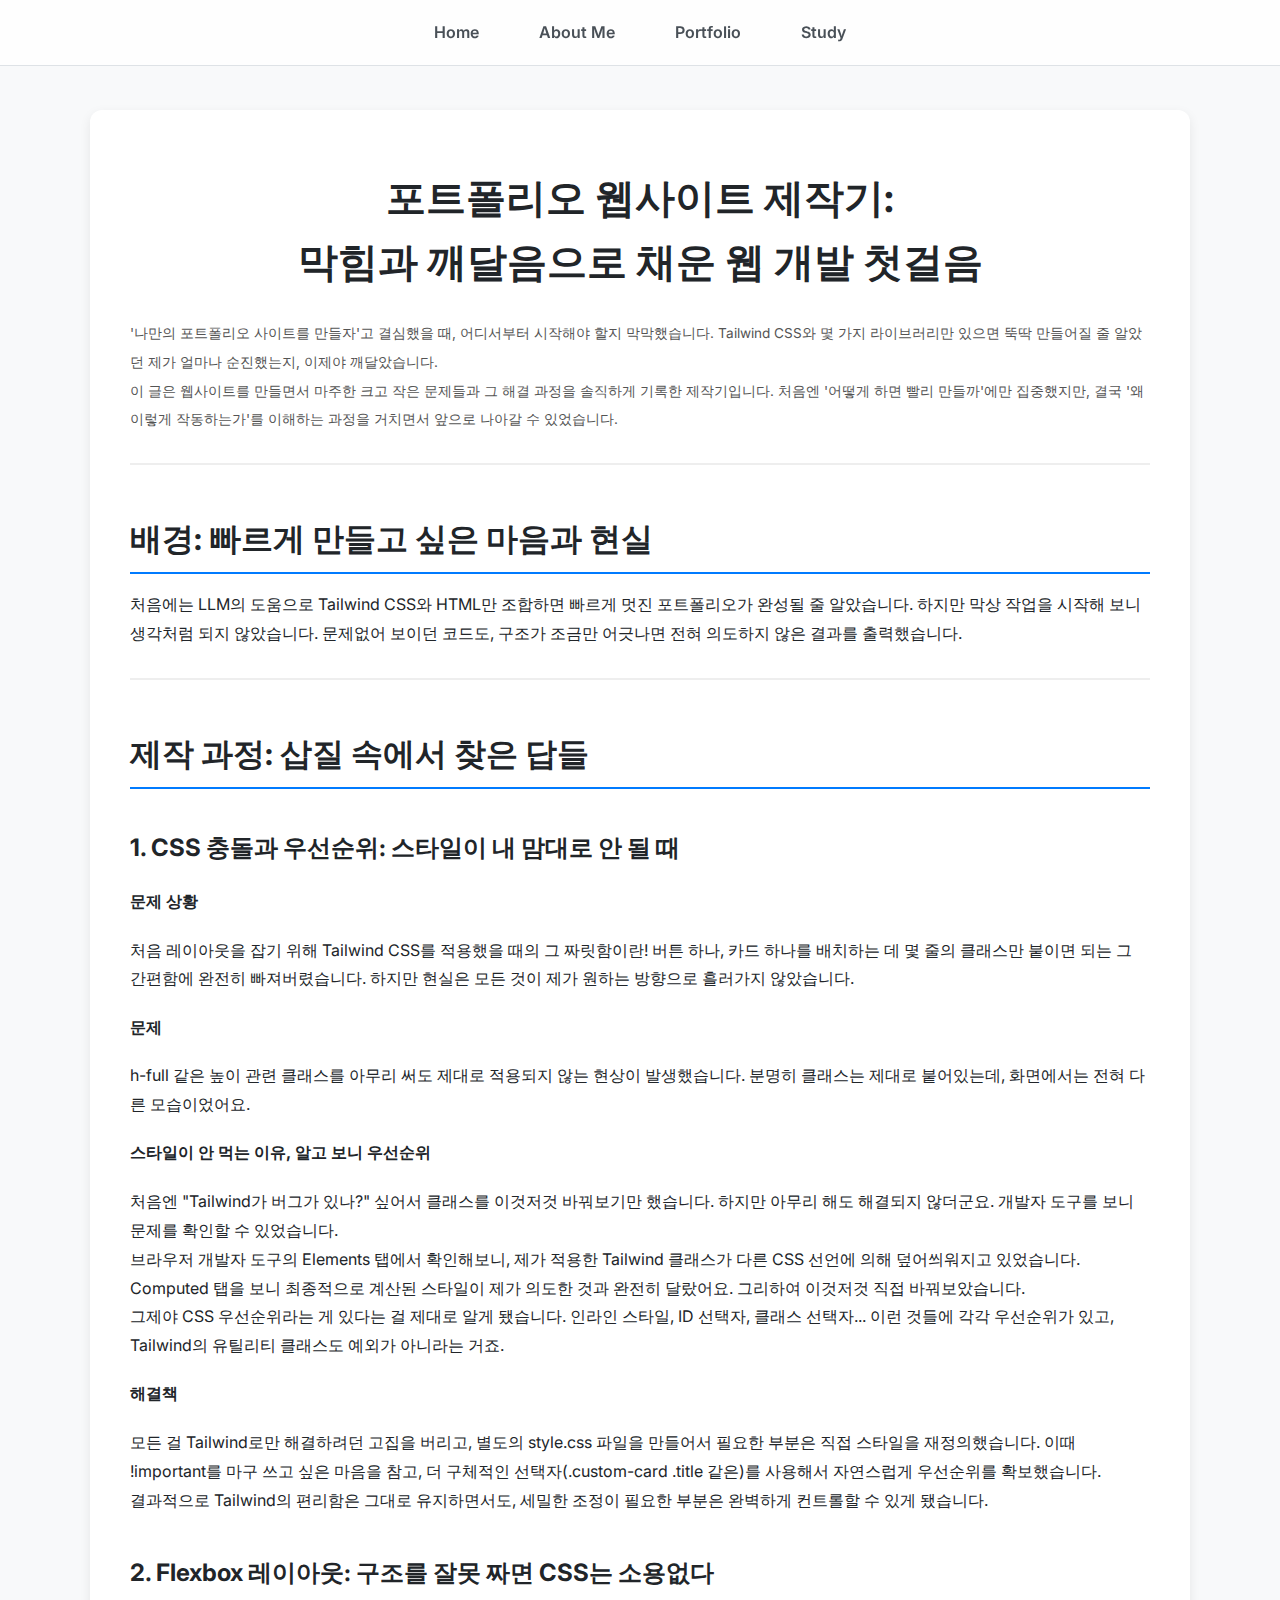
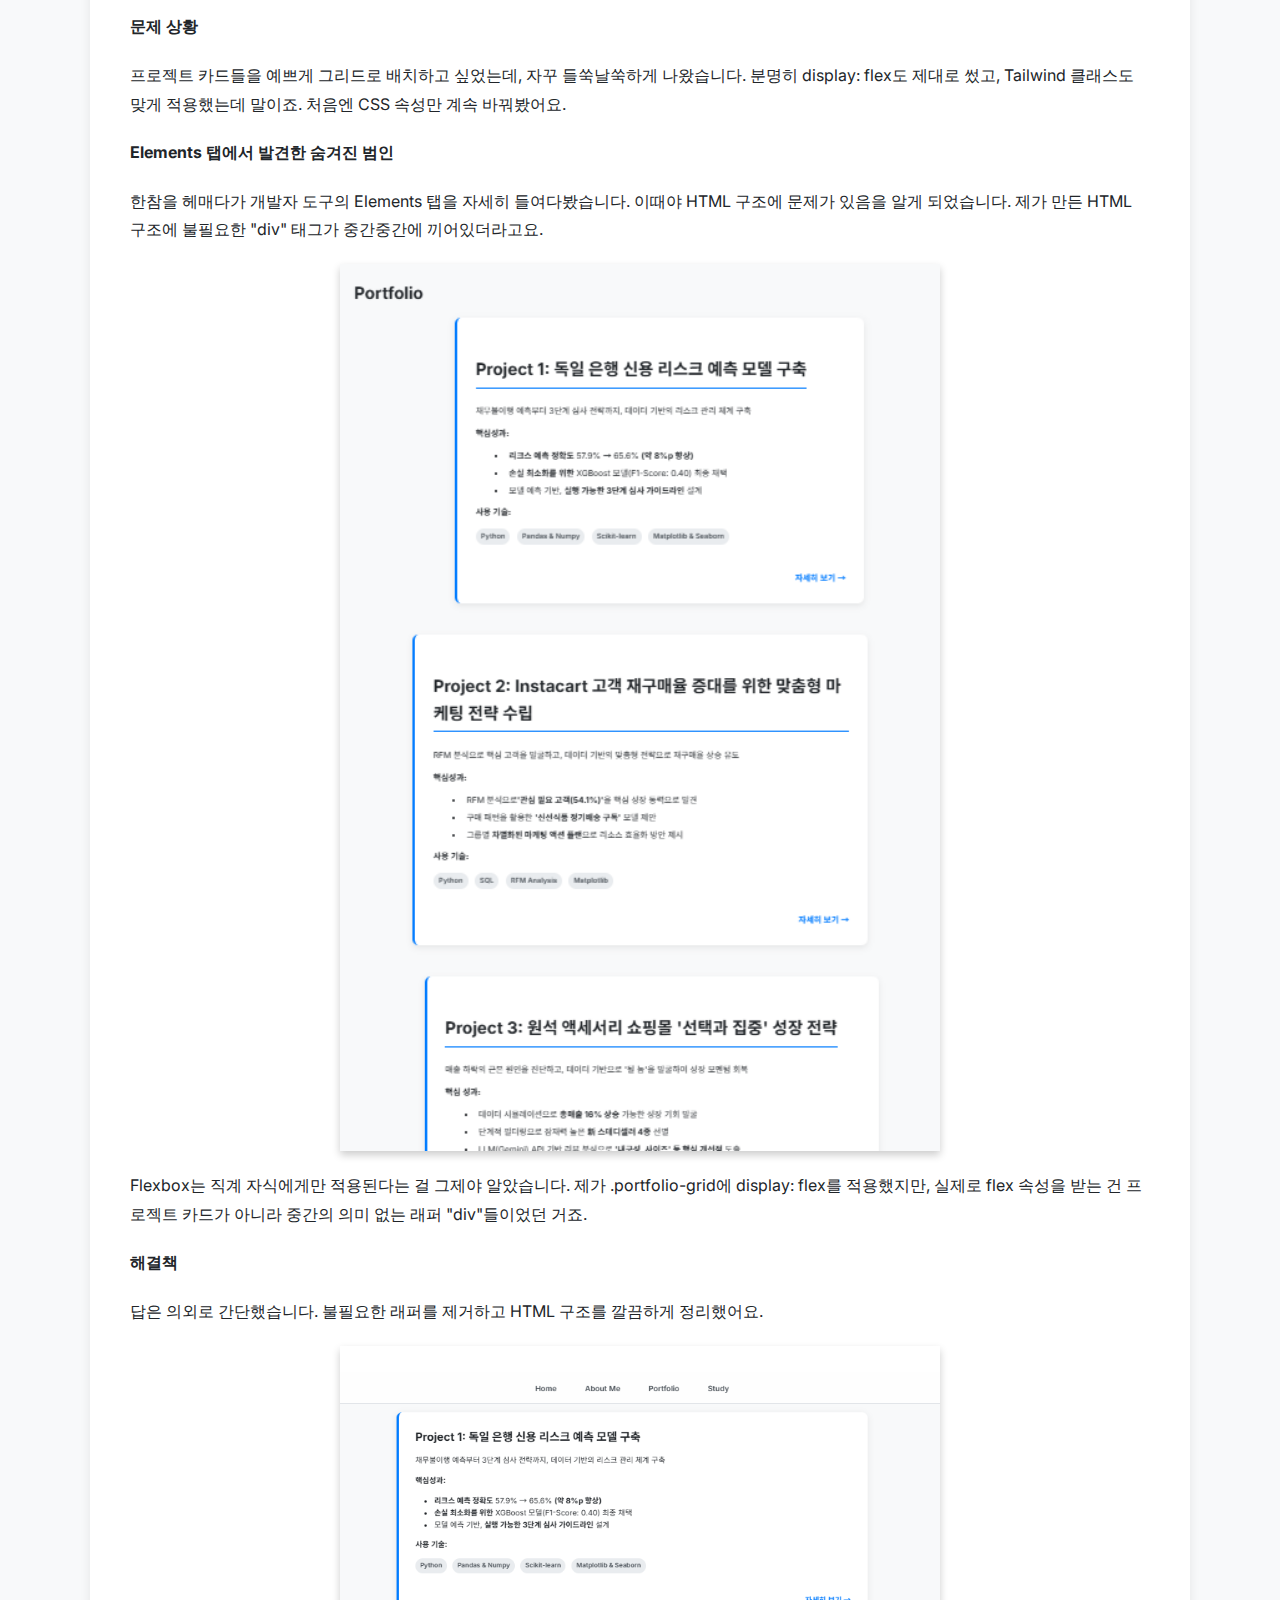
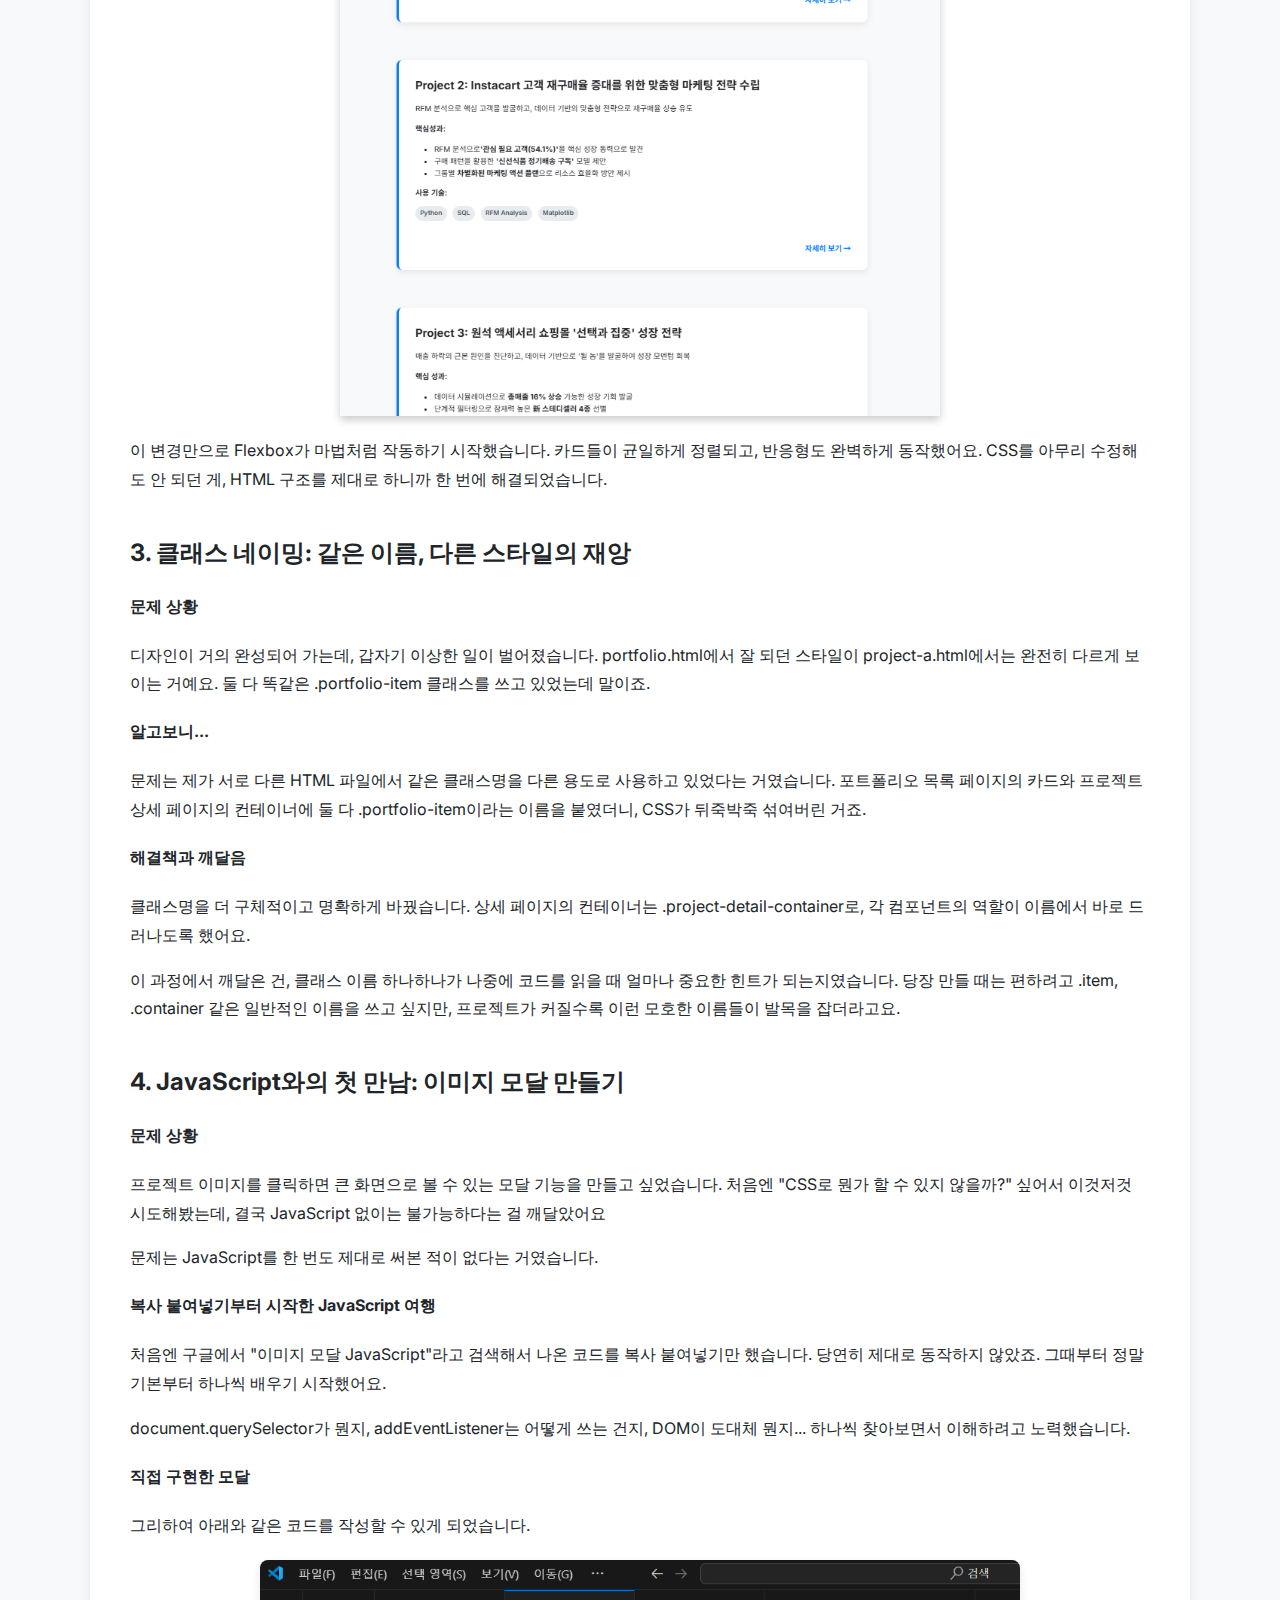
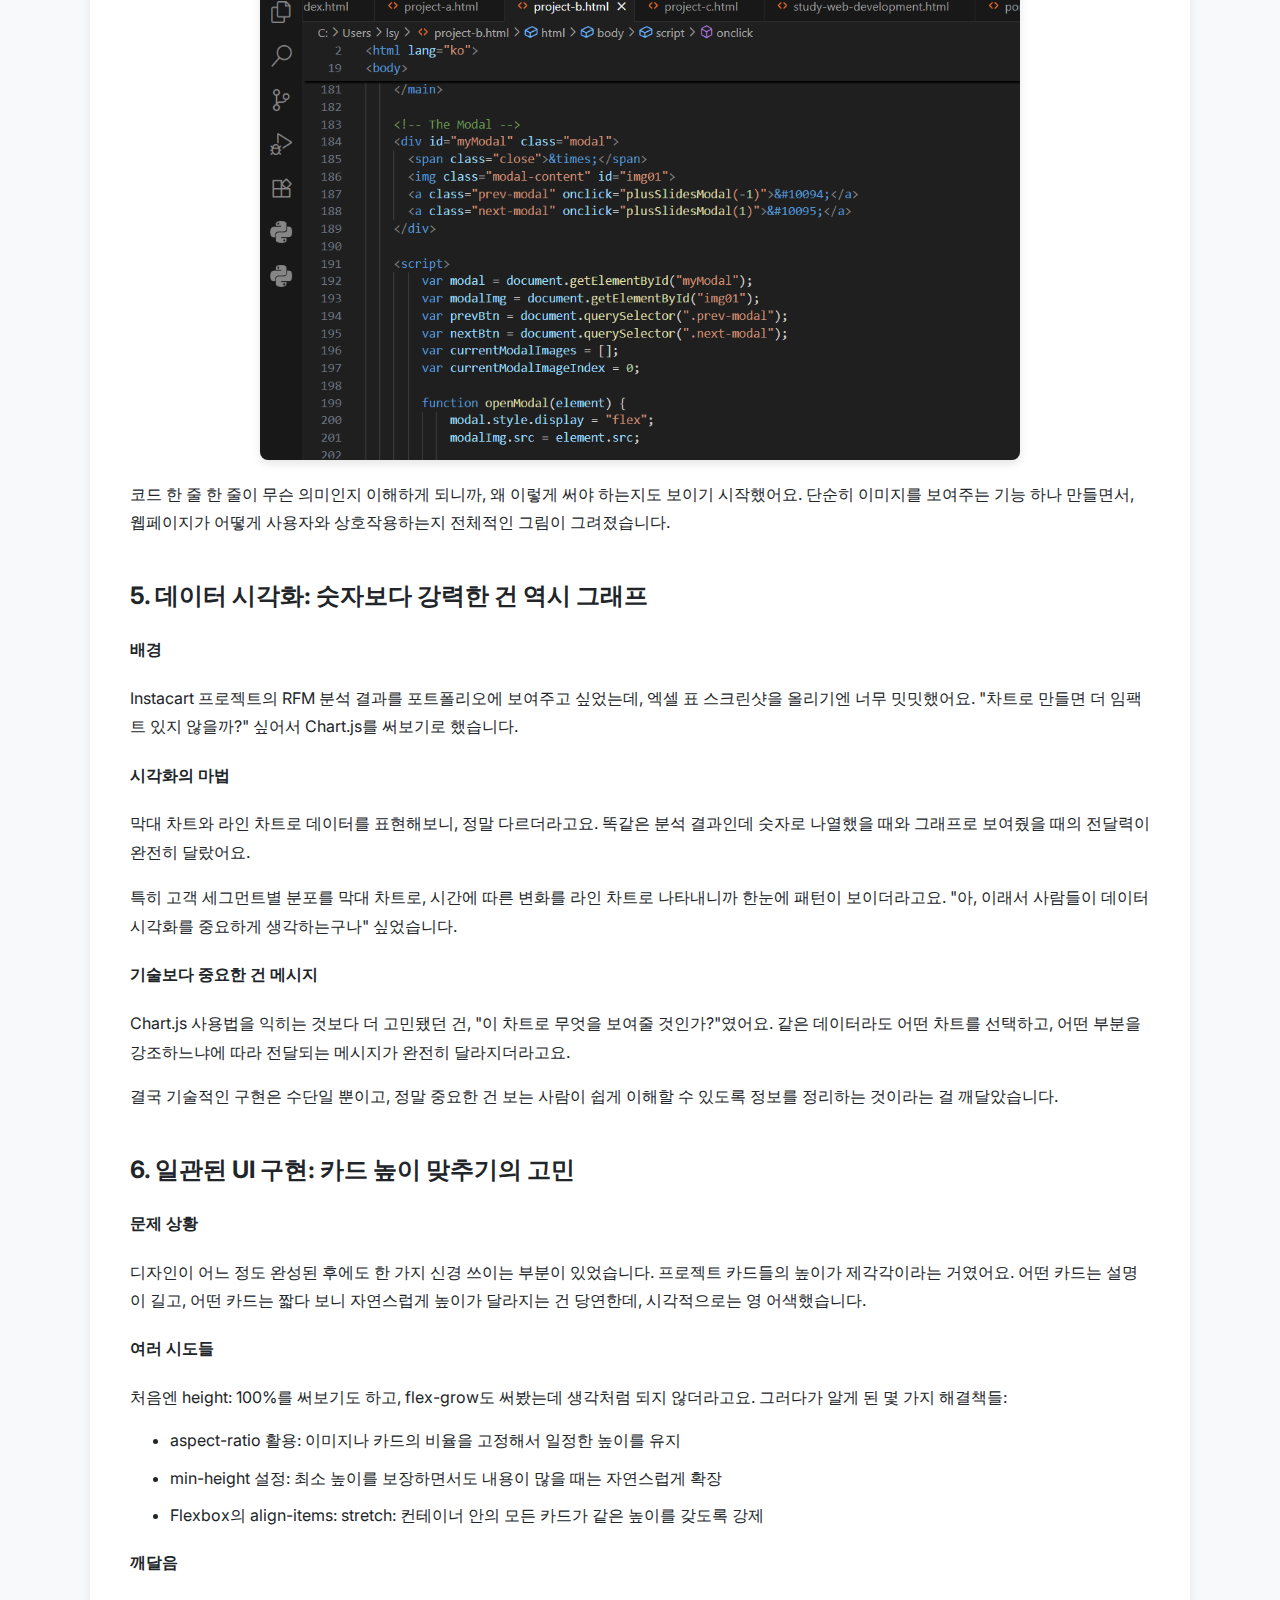
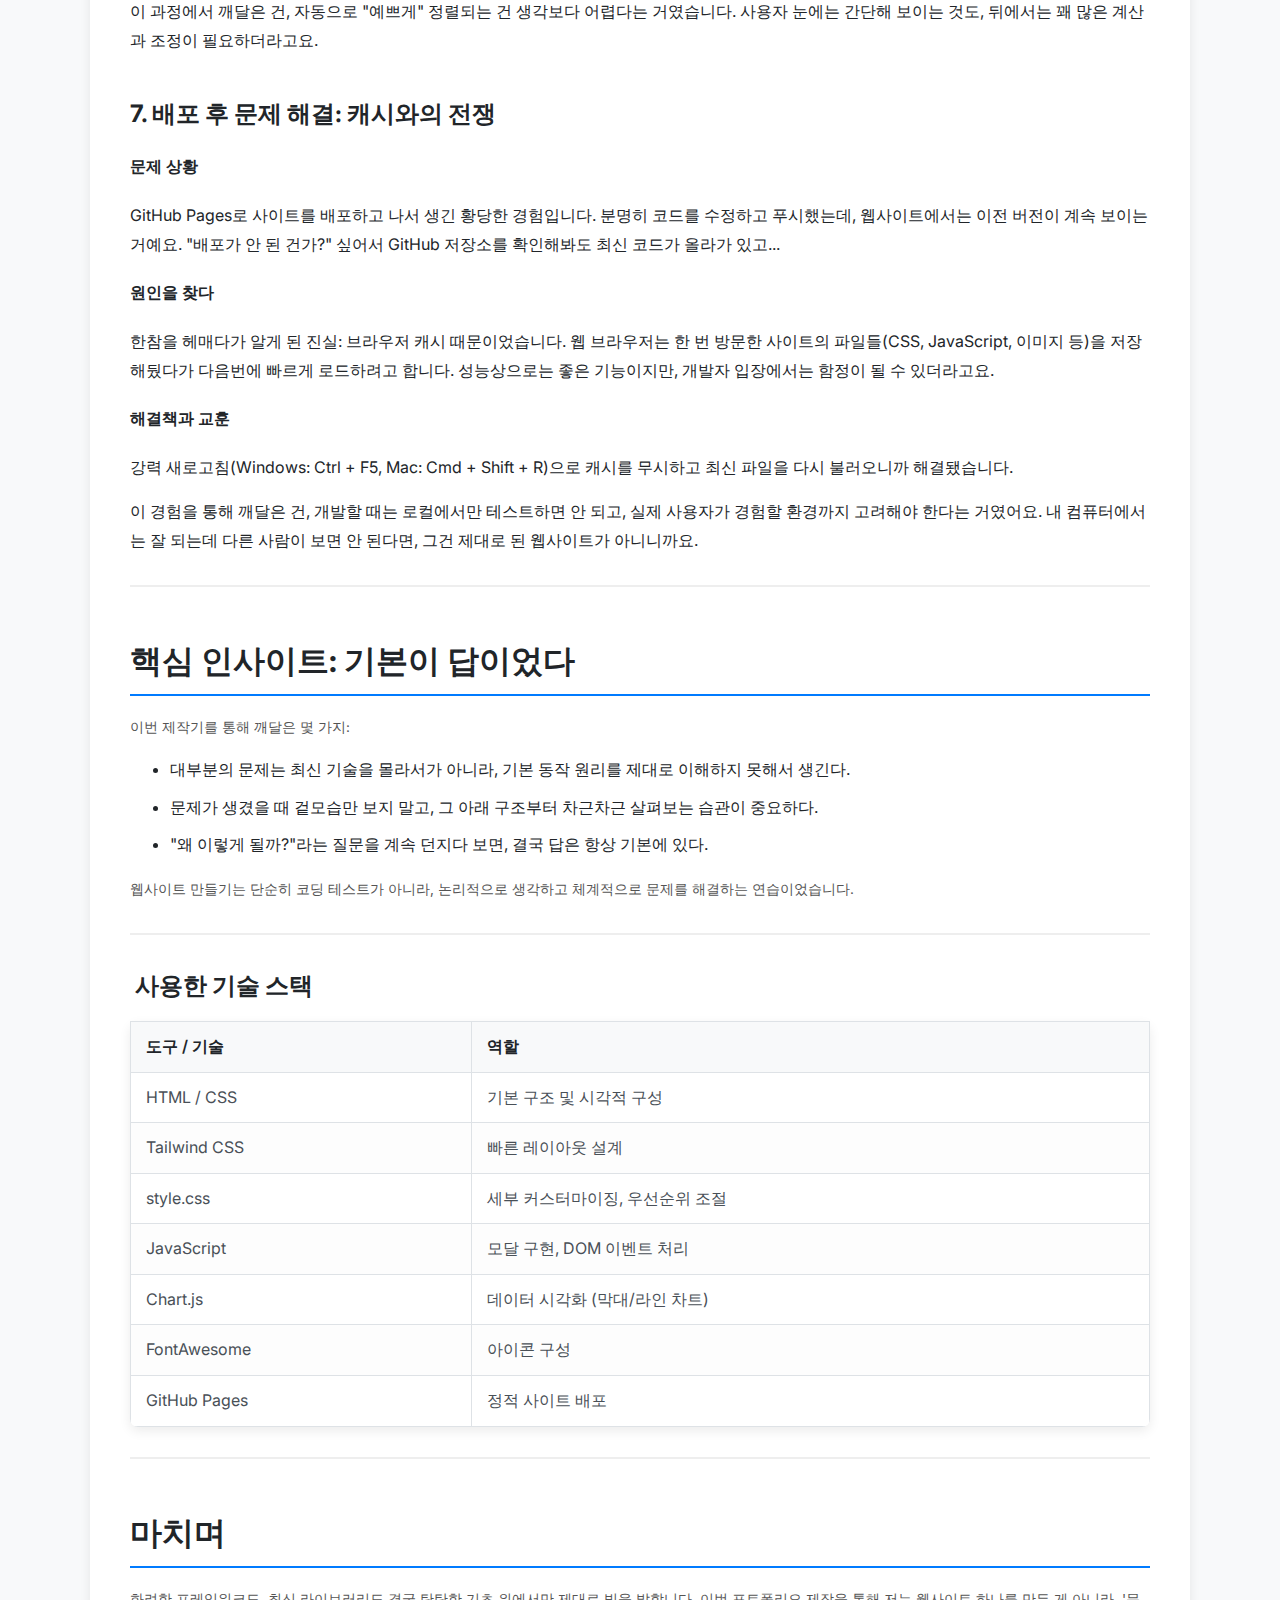
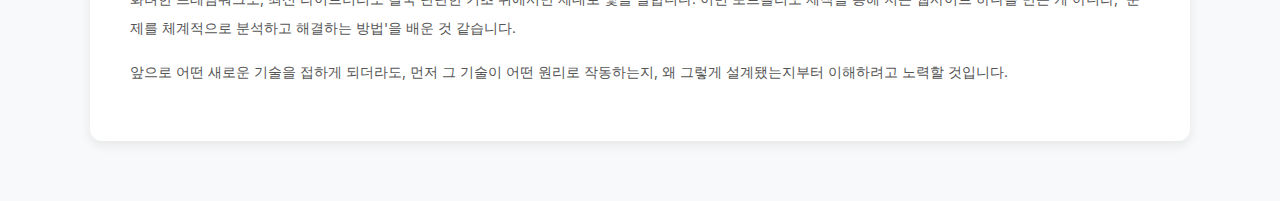
<file: study-web-development.html>
<!DOCTYPE html>
<html lang="ko">
<head>
    <meta charset="UTF-8">
    <meta name="viewport" content="width=device-width, initial-scale=1.0">
    <title>Study - 포트폴리오 웹사이트 제작기</title>
    <link rel="stylesheet" href="style.css">
</head>
<body>

    <header>
        <nav>
            <ul>
                <li><a href="index.html">Home</a></li>
                <li><a href="index.html#about">About Me</a></li>
                <li><a href="portfolio.html">Portfolio</a></li>
                <li><a href="study.html">Study</a></li>
            </ul>
        </nav>
    </header>

    <main>
        <div class="content-container">
            <div class="project-detail-container">
                <h1>포트폴리오 웹사이트 제작기: 
                    <br>막힘과 깨달음으로 채운 웹 개발 첫걸음</h1>
                <p><span class="sub-text"> '나만의 포트폴리오 사이트를 만들자'고 결심했을 때, 어디서부터 시작해야 할지 막막했습니다. Tailwind CSS와 몇 가지 라이브러리만 있으면 뚝딱 만들어질 줄 알았던 제가 얼마나 순진했는지, 이제야 깨달았습니다.
                    <br> 이 글은 웹사이트를 만들면서 마주한 크고 작은 문제들과 그 해결 과정을 솔직하게 기록한 제작기입니다. 처음엔 '어떻게 하면 빨리 만들까'에만 집중했지만, 결국 '왜 이렇게 작동하는가'를 이해하는 과정을 거치면서 앞으로 나아갈 수 있었습니다.
                </span></p>

                <hr style="margin: 30px 0; border: 1px solid #eee;">

                <h2>배경: 빠르게 만들고 싶은 마음과 현실</h2>
                <p>처음에는 LLM의 도움으로 Tailwind CSS와 HTML만 조합하면 빠르게 멋진 포트폴리오가 완성될 줄 알았습니다. 하지만 막상 작업을 시작해 보니 생각처럼 되지 않았습니다. 문제없어 보이던 코드도, 구조가 조금만 어긋나면 전혀 의도하지 않은 결과를 출력했습니다.</p>
                
                <hr style="margin: 30px 0; border: 1px solid #eee;">
                
                <h2>제작 과정: 삽질 속에서 찾은 답들</h2>
                
                <h3>1. CSS 충돌과 우선순위: 스타일이 내 맘대로 안 될 때</h3>
                <h4>문제 상황</h4>
                <p>처음 레이아웃을 잡기 위해 Tailwind CSS를 적용했을 때의 그 짜릿함이란! 버튼 하나, 카드 하나를 배치하는 데 몇 줄의 클래스만 붙이면 되는 그 간편함에 완전히 빠져버렸습니다. 하지만 현실은 모든 것이 제가 원하는 방향으로 흘러가지 않았습니다.</p>
                <h4>문제</h4>
                <p>h-full 같은 높이 관련 클래스를 아무리 써도 제대로 적용되지 않는 현상이 발생했습니다. 분명히 클래스는 제대로 붙어있는데, 화면에서는 전혀 다른 모습이었어요.</p>
                <h4>스타일이 안 먹는 이유, 알고 보니 우선순위</h4>
                <p>처음엔 "Tailwind가 버그가 있나?" 싶어서 클래스를 이것저것 바꿔보기만 했습니다. 하지만 아무리 해도 해결되지 않더군요. 개발자 도구를 보니 문제를 확인할 수 있었습니다.
                    <br>브라우저 개발자 도구의 Elements 탭에서 확인해보니, 제가 적용한 Tailwind 클래스가 다른 CSS 선언에 의해 덮어씌워지고 있었습니다. Computed 탭을 보니 최종적으로 계산된 스타일이 제가 의도한 것과 완전히 달랐어요. 그리하여 이것저것 직접 바꿔보았습니다.
                    <br>그제야 CSS 우선순위라는 게 있다는 걸 제대로 알게 됐습니다. 인라인 스타일, ID 선택자, 클래스 선택자... 이런 것들에 각각 우선순위가 있고, Tailwind의 유틸리티 클래스도 예외가 아니라는 거죠.
                </p>
                <h4>해결책</h4>
                <p>모든 걸 Tailwind로만 해결하려던 고집을 버리고, 별도의 style.css 파일을 만들어서 필요한 부분은 직접 스타일을 재정의했습니다. 이때 !important를 마구 쓰고 싶은 마음을 참고, 더 구체적인 선택자(.custom-card .title 같은)를 사용해서 자연스럽게 우선순위를 확보했습니다.
                    <br>결과적으로 Tailwind의 편리함은 그대로 유지하면서도, 세밀한 조정이 필요한 부분은 완벽하게 컨트롤할 수 있게 됐습니다.
                </p>

                <h3>2. Flexbox 레이아웃: 구조를 잘못 짜면 CSS는 소용없다</h3>
                <h4>문제 상황</h4>
                <p>프로젝트 카드들을 예쁘게 그리드로 배치하고 싶었는데, 자꾸 들쑥날쑥하게 나왔습니다. 분명히 display: flex도 제대로 썼고, Tailwind 클래스도 맞게 적용했는데 말이죠. 처음엔 CSS 속성만 계속 바꿔봤어요.</p>
                <h4>Elements 탭에서 발견한 숨겨진 범인</h4>
                <p>한참을 헤매다가 개발자 도구의 Elements 탭을 자세히 들여다봤습니다. 이때야 HTML 구조에 문제가 있음을 알게 되었습니다. 제가 만든 HTML 구조에 불필요한 "div" 태그가 중간중간에 끼어있더라고요.</p>
                <img src="assets/study-web-development-images/222.png" alt="Flexbox 문제 상황" style="width:100%; max-width:600px; display:block; margin: 20px auto; box-shadow: 0 4px 8px rgba(0,0,0,0.2);" onclick="openModal(this)">
                <p>Flexbox는 직계 자식에게만 적용된다는 걸 그제야 알았습니다. 제가 .portfolio-grid에 display: flex를 적용했지만, 실제로 flex 속성을 받는 건 프로젝트 카드가 아니라 중간의 의미 없는 래퍼 "div"들이었던 거죠.</p>
                <h4>해결책</h4>
                <p>답은 의외로 간단했습니다. 불필요한 래퍼를 제거하고 HTML 구조를 깔끔하게 정리했어요.</p>
                <img src="assets/study-web-development-images/333.png" alt="정리된 HTML 구조" style="width:100%; max-width:600px; display:block; margin: 20px auto; box-shadow: 0 4px 8px rgba(0,0,0,0.2);" onclick="openModal(this)">
                <p>이 변경만으로 Flexbox가 마법처럼 작동하기 시작했습니다. 카드들이 균일하게 정렬되고, 반응형도 완벽하게 동작했어요. CSS를 아무리 수정해도 안 되던 게, HTML 구조를 제대로 하니까 한 번에 해결되었습니다.</p>

                <h3>3. 클래스 네이밍: 같은 이름, 다른 스타일의 재앙</h3>
                <h4>문제 상황</h4>
                <p>디자인이 거의 완성되어 가는데, 갑자기 이상한 일이 벌어졌습니다. portfolio.html에서 잘 되던 스타일이 project-a.html에서는 완전히 다르게 보이는 거예요. 둘 다 똑같은 .portfolio-item 클래스를 쓰고 있었는데 말이죠.</p>
                <h4>알고보니...</h4>
                <p>문제는 제가 서로 다른 HTML 파일에서 같은 클래스명을 다른 용도로 사용하고 있었다는 거였습니다. 포트폴리오 목록 페이지의 카드와 프로젝트 상세 페이지의 컨테이너에 둘 다 .portfolio-item이라는 이름을 붙였더니, CSS가 뒤죽박죽 섞여버린 거죠.</p>
                <h4>해결책과 깨달음</h4>
                <p>클래스명을 더 구체적이고 명확하게 바꿨습니다. 상세 페이지의 컨테이너는 .project-detail-container로, 각 컴포넌트의 역할이 이름에서 바로 드러나도록 했어요.</p>
                <p>이 과정에서 깨달은 건, 클래스 이름 하나하나가 나중에 코드를 읽을 때 얼마나 중요한 힌트가 되는지였습니다. 당장 만들 때는 편하려고 .item, .container 같은 일반적인 이름을 쓰고 싶지만, 프로젝트가 커질수록 이런 모호한 이름들이 발목을 잡더라고요.</p>

                <h3>4. JavaScript와의 첫 만남: 이미지 모달 만들기</h3>
                <h4>문제 상황</h4>
                <p>프로젝트 이미지를 클릭하면 큰 화면으로 볼 수 있는 모달 기능을 만들고 싶었습니다. 처음엔 "CSS로 뭔가 할 수 있지 않을까?" 싶어서 이것저것 시도해봤는데, 결국 JavaScript 없이는 불가능하다는 걸 깨달았어요</p>
                <p>문제는 JavaScript를 한 번도 제대로 써본 적이 없다는 거였습니다.</p>
                <h4>복사 붙여넣기부터 시작한 JavaScript 여행</h4>
                <p>처음엔 구글에서 "이미지 모달 JavaScript"라고 검색해서 나온 코드를 복사 붙여넣기만 했습니다. 당연히 제대로 동작하지 않았죠. 그때부터 정말 기본부터 하나씩 배우기 시작했어요.</p>
                <p>document.querySelector가 뭔지, addEventListener는 어떻게 쓰는 건지, DOM이 도대체 뭔지... 하나씩 찾아보면서 이해하려고 노력했습니다.</p>
                <h4>직접 구현한 모달</h4>
                <p>그리하여 아래와 같은 코드를 작성할 수 있게 되었습니다.</p>
                <img src="assets/study-web-development-images/111.png" alt="JavaScript 모달 구현 코드" class="article-image" onclick="openModal(this)">
                <p>코드 한 줄 한 줄이 무슨 의미인지 이해하게 되니까, 왜 이렇게 써야 하는지도 보이기 시작했어요. 단순히 이미지를 보여주는 기능 하나 만들면서, 웹페이지가 어떻게 사용자와 상호작용하는지 전체적인 그림이 그려졌습니다.</p>

                <h3>5. 데이터 시각화: 숫자보다 강력한 건 역시 그래프</h3>
                <h4>배경</h4>
                <p>Instacart 프로젝트의 RFM 분석 결과를 포트폴리오에 보여주고 싶었는데, 엑셀 표 스크린샷을 올리기엔 너무 밋밋했어요. "차트로 만들면 더 임팩트 있지 않을까?" 싶어서 Chart.js를 써보기로 했습니다.</p>
                <h4>시각화의 마법</h4>
                <p>막대 차트와 라인 차트로 데이터를 표현해보니, 정말 다르더라고요. 똑같은 분석 결과인데 숫자로 나열했을 때와 그래프로 보여줬을 때의 전달력이 완전히 달랐어요.</p>
                <p>특히 고객 세그먼트별 분포를 막대 차트로, 시간에 따른 변화를 라인 차트로 나타내니까 한눈에 패턴이 보이더라고요. "아, 이래서 사람들이 데이터 시각화를 중요하게 생각하는구나" 싶었습니다.</p>
                <h4>기술보다 중요한 건 메시지</h4>
                <p>Chart.js 사용법을 익히는 것보다 더 고민됐던 건, "이 차트로 무엇을 보여줄 것인가?"였어요. 같은 데이터라도 어떤 차트를 선택하고, 어떤 부분을 강조하느냐에 따라 전달되는 메시지가 완전히 달라지더라고요.</p>
                <p>결국 기술적인 구현은 수단일 뿐이고, 정말 중요한 건 보는 사람이 쉽게 이해할 수 있도록 정보를 정리하는 것이라는 걸 깨달았습니다.</p>

                <h3>6. 일관된 UI 구현: 카드 높이 맞추기의 고민</h3>
                <h4>문제 상황</h4>
                <p>디자인이 어느 정도 완성된 후에도 한 가지 신경 쓰이는 부분이 있었습니다. 프로젝트 카드들의 높이가 제각각이라는 거였어요. 어떤 카드는 설명이 길고, 어떤 카드는 짧다 보니 자연스럽게 높이가 달라지는 건 당연한데, 시각적으로는 영 어색했습니다.</p>
                <h4>여러 시도들</h4>
                <p>처음엔 height: 100%를 써보기도 하고, flex-grow도 써봤는데 생각처럼 되지 않더라고요. 그러다가 알게 된 몇 가지 해결책들:</p>
                <ul>
                    <li>aspect-ratio 활용: 이미지나 카드의 비율을 고정해서 일정한 높이를 유지</li>
                    <li>min-height 설정: 최소 높이를 보장하면서도 내용이 많을 때는 자연스럽게 확장</li>
                    <li>Flexbox의 align-items: stretch: 컨테이너 안의 모든 카드가 같은 높이를 갖도록 강제</li>
                </ul>
                <h4>깨달음</h4>
                <p>이 과정에서 깨달은 건, 자동으로 "예쁘게" 정렬되는 건 생각보다 어렵다는 거였습니다. 사용자 눈에는 간단해 보이는 것도, 뒤에서는 꽤 많은 계산과 조정이 필요하더라고요.</p>

                <h3>7. 배포 후 문제 해결: 캐시와의 전쟁</h3>
                <h4>문제 상황</h4>
                <p>GitHub Pages로 사이트를 배포하고 나서 생긴 황당한 경험입니다. 분명히 코드를 수정하고 푸시했는데, 웹사이트에서는 이전 버전이 계속 보이는 거예요. "배포가 안 된 건가?" 싶어서 GitHub 저장소를 확인해봐도 최신 코드가 올라가 있고...</p>
                <h4>원인을 찾다</h4>
                <p>한참을 헤매다가 알게 된 진실: 브라우저 캐시 때문이었습니다. 웹 브라우저는 한 번 방문한 사이트의 파일들(CSS, JavaScript, 이미지 등)을 저장해뒀다가 다음번에 빠르게 로드하려고 합니다. 성능상으로는 좋은 기능이지만, 개발자 입장에서는 함정이 될 수 있더라고요.</p>
                <h4>해결책과 교훈</h4>
                <p>강력 새로고침(Windows: Ctrl + F5, Mac: Cmd + Shift + R)으로 캐시를 무시하고 최신 파일을 다시 불러오니까 해결됐습니다.</p>
                <p>이 경험을 통해 깨달은 건, 개발할 때는 로컬에서만 테스트하면 안 되고, 실제 사용자가 경험할 환경까지 고려해야 한다는 거였어요. 내 컴퓨터에서는 잘 되는데 다른 사람이 보면 안 된다면, 그건 제대로 된 웹사이트가 아니니까요.</p>

                <hr style="margin: 30px 0; border: 1px solid #eee;">

                <h2>핵심 인사이트: 기본이 답이었다</h2>
                <p><span class="sub-text">이번 제작기를 통해 깨달은 몇 가지:</span></p>
                <ul>
                    <li>대부분의 문제는 최신 기술을 몰라서가 아니라, 기본 동작 원리를 제대로 이해하지 못해서 생긴다.</li>
                    <li>문제가 생겼을 때 겉모습만 보지 말고, 그 아래 구조부터 차근차근 살펴보는 습관이 중요하다.</li>
                    <li>"왜 이렇게 될까?"라는 질문을 계속 던지다 보면, 결국 답은 항상 기본에 있다.</li>
                </ul>
                <p><span class="sub-text">웹사이트 만들기는 단순히 코딩 테스트가 아니라, 논리적으로 생각하고 체계적으로 문제를 해결하는 연습이었습니다.</span></p>
                
                <hr style="margin: 30px 0; border: 1px solid #eee;">
                
                <table class="tech-stack-table">
                    <caption>사용한 기술 스택</caption>
                    <thead>
                    <tr>
                        <th>도구 / 기술</th>
                        <th>역할</th>
                    </tr>
                    </thead>
                    <tbody>
                    <tr>
                        <td>HTML / CSS</td>
                        <td>기본 구조 및 시각적 구성</td>
                    </tr>
                    <tr>
                        <td>Tailwind CSS</td>
                        <td>빠른 레이아웃 설계</td>
                    </tr>
                    <tr>
                        <td>style.css</td>
                        <td>세부 커스터마이징, 우선순위 조절</td>
                    </tr>
                    <tr>
                        <td>JavaScript</td>
                        <td>모달 구현, DOM 이벤트 처리</td>
                    </tr>
                    <tr>
                        <td>Chart.js</td>
                        <td>데이터 시각화 (막대/라인 차트)</td>
                    </tr>
                    <tr>
                        <td>FontAwesome</td>
                        <td>아이콘 구성</td>
                    </tr>
                    <tr>
                        <td>GitHub Pages</td>
                        <td>정적 사이트 배포</td>
                    </tr>
                    </tbody>
                </table>

                <hr style="margin: 30px 0; border: 1px solid #eee;">

                <h2>마치며</h2>
                <p><span class="sub-text">화려한 프레임워크도, 최신 라이브러리도 결국 탄탄한 기초 위에서만 제대로 빛을 발합니다. 이번 포트폴리오 제작을 통해 저는 웹사이트 하나를 만든 게 아니라, '문제를 체계적으로 분석하고 해결하는 방법'을 배운 것 같습니다.</span></p>
                <p><span class="sub-text">앞으로 어떤 새로운 기술을 접하게 되더라도, 먼저 그 기술이 어떤 원리로 작동하는지, 왜 그렇게 설계됐는지부터 이해하려고 노력할 것입니다.</span></p>
            </div>
        </div>
    </main>

    <!-- The Modal -->
    <div id="myModal" class="modal">
      <span class="close">&times;</span>
      <img class="modal-content" id="img01">
      <a class="prev-modal" onclick="plusSlidesModal(-1)">&#10094;</a>
      <a class="next-modal" onclick="plusSlidesModal(1)">&#10095;</a>
    </div>

    <script>
        var modal = document.getElementById("myModal");
        var modalImg = document.getElementById("img01");
        var prevBtn = document.querySelector(".prev-modal");
        var nextBtn = document.querySelector(".next-modal");
        var currentModalImages = [];
        var currentModalImageIndex = 0;

        function openModal(element) {
            modal.style.display = "flex";
            modalImg.src = element.src;

            let allImages = Array.from(document.querySelectorAll('.project-detail-container img'));
            currentModalImages = allImages;
            currentModalImageIndex = currentModalImages.indexOf(element);

            if (currentModalImages.length > 1) {
                prevBtn.style.display = "block";
                nextBtn.style.display = "block";
            } else {
                prevBtn.style.display = "none";
                nextBtn.style.display = "none";
            }
        }

        function plusSlidesModal(n) {
            currentModalImageIndex += n;
            if (currentModalImageIndex >= currentModalImages.length) {
                currentModalImageIndex = 0;
            }
            if (currentModalImageIndex < 0) {
                currentModalImageIndex = currentModalImages.length - 1;
            }
            modalImg.src = currentModalImages[currentModalImageIndex].src;
        }

        var span = document.getElementsByClassName("close")[0];
        span.onclick = function() { 
            modal.style.display = "none";
        }

        modal.onclick = function(event) {
            if (event.target == modal) {
                modal.style.display = "none";
            }
        }
    </script>

</body>
</html>
</file>
<file: style.css>
@import url('https://fonts.googleapis.com/css2?family=Inter:wght@400;600;700&display=swap');

:root {
    --main-bg-color: #F8F9FA;
    --card-bg-color: #FFFFFF;
    --primary-text-color: #212529;
    --secondary-text-color: #495057;
    --accent-color: #007BFF;
    --accent-color-hover: #0056b3;
    --light-border-color: #DEE2E6;
    --card-shadow: 0 4px 12px rgba(0, 0, 0, 0.08);
}

html {
    scroll-behavior: smooth;
}

body {
    margin: 0;
    font-family: 'Inter', sans-serif;
    background-color: var(--main-bg-color);
    color: var(--primary-text-color);
    line-height: 1.6;
}

/* --- Header & Navigation --- */
header {
    position: fixed;
    top: 0;
    left: 0;
    width: 100%;
    background-color: rgba(255, 255, 255, 0.8);
    backdrop-filter: blur(12px);
    border-bottom: 1px solid var(--light-border-color);
    z-index: 1000;
    display: flex;
    justify-content: center;
    align-items: center;
    height: 65px;
    transition: box-shadow 0.3s ease;
}

nav {
    max-width: 1100px;
    margin: 0 auto;
    display: flex;
    justify-content: center;
    align-items: center;
    height: 100%;
}

nav ul {
    list-style: none;
    margin: 0;
    padding: 0;
    display: flex;
}

nav li {
    margin: 0 25px;
}

nav a {
    text-decoration: none;
    color: var(--secondary-text-color);
    font-size: 16px;
    font-weight: 600;
    padding: 22px 5px;
    position: relative;
    transition: color 0.3s ease;
}

nav a:hover {
    color: var(--accent-color);
}

nav a::after {
    content: '';
    position: absolute;
    width: 0%;
    height: 2px;
    background-color: var(--accent-color);
    bottom: 18px;
    left: 50%;
    transform: translateX(-50%);
    transition: width 0.4s cubic-bezier(0.25, 0.8, 0.25, 1);
}

nav a:hover::after {
    width: 100%;
}

.hamburger-menu {
    display: none; /* Hidden by default */
    cursor: pointer;
    padding: 15px;
    position: absolute;
    right: 20px;
    top: 50%;
    transform: translateY(-50%);
    z-index: 1001;
}

.hamburger-menu .line {
    width: 30px;
    height: 3px;
    background-color: var(--primary-text-color);
    margin: 6px 0;
    transition: 0.4s;
}

@media (max-width: 768px) {
    .hamburger-menu {
        display: block; /* Show hamburger menu */
    }

    nav ul.active {
        display: flex;
    }
}

/* --- Main Content & Sections --- */
main {
    width: 100%;
    padding-top: 50px;
}

section {
    display: flex;
    flex-direction: column;
    justify-content: center;
    align-items: center;
    padding: 50px 20px;
    box-sizing: border-box;
    text-align: center;
}

.section-inner {
    max-width: 1100px;
    margin: 0 auto;
    padding: 0 20px;
    text-align: center;
}

section h2 {
    font-size: 2rem;
    color: var(--primary-text-color);
    margin-top: 0;
    margin-bottom: 40px;
    border-bottom: 3px solid var(--accent-color);
    padding-bottom: 10px;
    display: inline-block;
}

/* --- Section Specific Backgrounds --- */
#home {
    background-color: var(--main-bg-color);
    min-height: calc(100vh - 65px);
    display: flex;
    align-items: center;
}

#about {
    background-color: var(--card-bg-color);
}

#projects {
    background-color: var(--main-bg-color);
}

#contact {
    background-color: var(--card-bg-color);
}

/* --- Hero Section (Home) --- */
#home h1 {
    font-size: 3.5rem;
    font-weight: 700;
    margin-bottom: 16px;
}

.hero-intro {
    font-size: 1.25rem;
    margin-bottom: 30px;
    color: var(--secondary-text-color);
}

/* --- About Me Section --- */
.about-keywords h3 {
    font-size: 1.6rem;
    font-weight: 700;
    margin-bottom: 10px;
}

.about-summary p {
    font-size: 1rem;
    line-height: 1.6;
}

.skills-container {
    display: flex;
    justify-content: space-between;
    gap: 30px;
    margin-top: 30px;
    text-align: center;
}

.skill-category {
    flex: 1;
    max-width: 300px;
    padding: 10px;
    position: relative;
}

.skill-underline {
    width: 40px;
    height: 3px;
    background-color: #000;
    margin: 0 auto 12px auto;
}

/* --- Projects Section --- */
#projects h2 {
    font-size: 2rem;
    color: var(--primary-text-color);
    margin-top: 0;
    margin-bottom: 40px;
    border-bottom: 3px solid var(--accent-color);
    padding-bottom: 10px;
    display: inline-block; /* 핵심 */
}

  .project-period {
    text-align: right;
  }

.project-container {
    display: flex;
    justify-content: center;
    gap: 30px;
    width: 960px; /* (300px card * 3) + (30px gap * 2) */
    margin: 0 auto;
}

.project-card {
    background-color: var(--card-bg-color);
    color: var(--primary-text-color);
    border-radius: 12px;
    padding: 30px;
    width: 300px;
    box-sizing: border-box;
    box-shadow: var(--card-shadow);
    transition: transform 0.3s ease, box-shadow 0.3s ease, border-left-color 0.3s ease;
    text-align: left;
    border-left: 5px solid transparent;
}

.project-card:hover {
    box-shadow: 0 8px 18px rgba(0,0,0,0.12);
    transform: translateY(-5px);
    border-left-color: var(--accent-color);
}

.project-card h3 {
    margin-top: 0;
    font-size: 1.5rem;
    color: var(--primary-text-color);
    border-bottom: 2px solid var(--light-border-color);
    padding-bottom: 10px;
    margin-bottom: 15px;
}

.project-card p {
    font-size: 1rem;
    margin-bottom: 20px;
    color: var(--secondary-text-color);
}

.project-card a {
    color: var(--accent-color);
    text-decoration: none;
    font-weight: 600;
    background-color: transparent;
    padding: 8px 15px;
    border-radius: 6px;
    transition: color 0.3s ease, background-color 0.3s ease;
    border: 1px solid var(--accent-color);
}

.project-card a:hover {
    background-color: var(--accent-color);
    color: white;
}


/* --- Contact Section --- */
#contact p {
    font-size: 1.1rem;
    line-height: 1.8;
}

/* --- Portfolio Page: List View --- */
.portfolio-grid {
    display: flex;
    flex-direction: column; /* 다시 수직 정렬로 변경 */
    gap: 40px;
    width: 1000px;
    margin: 0 auto;
    padding: 40px 20px;
}

.portfolio-item {
    background-color: var(--card-bg-color);
    border-radius: 12px;
    padding: 35px;
    box-shadow: var(--card-shadow);
    border-left: 5px solid var(--accent-color);
    transition: transform 0.3s ease, box-shadow 0.3s ease;
    display: flex;
    flex-direction: column;
    gap: 16px;
    /* height: 500px; */ /* 고정 높이 제거 */
}

.portfolio-item:hover {
    transform: translateY(-5px);
    box-shadow: 0 8px 18px rgba(0,0,0,0.12);
}

.portfolio-item-link {
    text-decoration: none;
    color: inherit;
}

.portfolio-item h2 {
    margin-top: 0;
    margin-bottom: 12px;
    font-size: 1.5rem; /* 크기 조정 */
    font-weight: 700;
    color: var(--primary-text-color);
    border-bottom: none; /* 상세 페이지와 달리 밑줄 제거 */
    padding-bottom: 0;
}

.portfolio-item p {
    line-height: 1.7;
    margin-bottom: 15px;
}

.portfolio-item .tech-tags {
    margin-top: auto; /* 기술 태그는 항상 아래에 위치 */
}

.read-more-link {
    text-align: right;
    margin-top: 20px;
}

.read-more-link a {
    color: var(--accent-color);
    text-decoration: none;
    font-weight: 600;
    transition: color 0.3s ease;
}

.read-more-link a:hover {
    color: var(--accent-color-hover);
    text-decoration: underline;
}

/* --- Project Detail Pages --- */
.project-detail-container {
    background-color: var(--card-bg-color);
    border-radius: 12px;
    padding: 40px;
    box-shadow: var(--card-shadow);
    text-align: left;
}

.project-detail-container h1 {
    font-size: 2.5rem;
    font-weight: 700;
    color: var(--primary-text-color);
    margin-bottom: 1.5rem;
    margin-top: 1rem;
    text-align: center;
}

.project-detail-container h2 {
    margin-top: 3rem;
    margin-bottom: 1rem;
    font-size: 2rem;
    font-weight: 700;
    color: var(--primary-text-color);
    border-bottom: 2px solid var(--accent-color);
    padding-bottom: 0.5rem;
}

.project-detail-container h3 {
    font-size: 1.5rem;
    font-weight: 700;
    color: var(--primary-text-color);
    margin-top: 2.5rem;
    margin-bottom: 1rem;
}

.project-detail-container p {
    margin-bottom: 15px;
    line-height: 1.8;
}

.project-detail-container strong {
    font-weight: 700;
}

.project-detail-container ul, .project-detail-container ol {
    margin-left: 1.5rem;
    margin-bottom: 1rem;
    padding-left: 1rem; /* 들여쓰기 추가 */
}

.project-detail-container ul {
    list-style-type: disc;
}

.project-detail-container ol {
    list-style-type: decimal;
}

.project-detail-container ul ul, .project-detail-container ol ol {
    margin-top: 0.5rem;
}

.project-detail-container li {
    margin-bottom: 0.75rem; /* 간격 조정 */
}

.tech-tag {
    display: inline-block;
    background-color: #e9ecef;
    color: var(--secondary-text-color);
    font-size: 0.85rem;
    font-weight: 600;
    padding: 5px 10px;
    border-radius: 20px;
    margin-right: 8px;
    margin-bottom: 8px;
}






/* --- Contact Section --- */
#contact {
    background-color: var(--card-bg-color);
}

#contact p {
    font-size: 1.1rem;
    line-height: 1.8;
}

/* --- Carousel Styles --- */
.carousel {
    position: relative;
    max-width: 800px;
    margin: 20px auto;
    overflow: hidden;
    border-radius: 12px;
    box-shadow: var(--card-shadow);
}

.carousel-inner {
    display: flex;
    transition: transform 0.5s ease-in-out;
}

.carousel-item {
    min-width: 100%;
    box-sizing: border-box;
}

.carousel-item img {
    width: 100%;
    display: block;
    border-radius: 12px;
}

.carousel-control {
    position: absolute;
    top: 50%;
    transform: translateY(-50%);
    background-color: rgba(0, 0, 0, 0.5);
    color: white;
    border: none;
    padding: 15px;
    cursor: pointer;
    border-radius: 50%;
    z-index: 100;
    font-size: 24px;
    line-height: 1;
}

.carousel-control.prev {
    left: 10px;
}

.carousel-control.next {
    right: 10px;
}

.carousel-control:hover {
    background-color: rgba(0, 0, 0, 0.8);
}

/* Modal for image enlargement */
.modal {
    display: none; /* Hidden by default */
    position: fixed; /* Stay in place */
    z-index: 2000; /* Sit on top */
    left: 0;
    top: 0;
    width: 100%; /* Full width */
    height: 100%; /* Full height */
    overflow: auto; /* Enable scroll if needed */
    background-color: rgba(0,0,0,0.9); /* Black w/ opacity */
    backdrop-filter: blur(5px); /* Blur effect for shadowing */
    -webkit-backdrop-filter: blur(5px); /* Safari support */
    align-items: center;
    justify-content: center;
}

.modal-content {
    margin: auto;
    display: block;
    width: 80%;
    max-width: 900px;
    box-shadow: 0 8px 16px rgba(0,0,0,0.4);
    border-radius: 8px;
    transition: transform 0.3s ease-out;
}

.modal-content, #caption {
    animation-name: zoom;
    animation-duration: 0.6s;
}

@keyframes zoom {
    from {transform: scale(0)}
    to {transform: scale(1)}
}

.close {
    position: absolute;
    top: 15px;
    right: 35px;
    color: #f1f1f1;
    font-size: 40px;
    font-weight: bold;
    transition: 0.3s;
}

.close:hover,
.close:focus {
    color: #bbb;
    text-decoration: none;
    cursor: pointer;
}

.prev-modal, .next-modal {
    cursor: pointer;
    position: absolute;
    top: 50%;
    width: auto;
    padding: 16px;
    margin-top: -50px;
    color: white;
    font-weight: bold;
    font-size: 20px;
    transition: 0.6s ease;
    border-radius: 0 3px 3px 0;
    user-select: none;
    -webkit-user-select: none;
}

.next-modal {
    right: 0;
    border-radius: 3px 0 0 3px;
}

.prev-modal {
    left: 0;
}

.prev-modal:hover, .next-modal:hover {
    background-color: rgba(0,0,0,0.8);
}

.sub-text {
    font-size: 0.85em;
    color: #545454;
}

/* Segment-specific styles moved from project-b.html */
.slide {
    width: 100%;
    position: relative;
    color: #212529;
    padding: 2rem 0;
}
.title {
    color: #007BFF;
    font-weight: 700;
    border-bottom: 2px solid #007BFF;
    padding-bottom: 8px;
    margin-bottom: 15px;
}
.segment-table {
    width: 100%;
    border-collapse: collapse;
}
.segment-table th, .segment-table td {
    border: 1px solid #DEE2E6;
    padding: 8px;
    font-size: 12px;
}
.segment-table th {
    background-color: #e6f2ff;
    text-align: center;
}
.concept-box {
    background-color: #f1f8ff;
    border-radius: 6px;
    padding: 10px;
    border: 1px solid #DEE2E6;
}
.warning {
    color: #0056b3;
    font-size: 14px;
}
.chart-container {
    position: relative;
    height: 160px; /* This will be overridden by flex-grow in HTML */
}
.section-heading {
    color: #007BFF;
    font-weight: 600;
    margin-bottom: 8px;
}

/* --- Slideshow Container (for project-c.html) --- */
.slideshow-container {
    position: relative;
    margin: auto;
}

.slideshow-container .prev, .slideshow-container .next {
    cursor: pointer;
    position: absolute;
    top: 50%;
    transform: translateY(-50%);
    background-color: rgba(0, 0, 0, 0.5);
    color: white;
    border: none;
    padding: 15px;
    border-radius: 50%;
    z-index: 100;
    font-size: 24px;
    line-height: 1;
    transition: background-color 0.3s ease;
}

.slideshow-container .next {
    right: 10px;
}

.slideshow-container .prev {
    left: 10px;
}

.slideshow-container .prev:hover, .slideshow-container .next:hover {
    background-color: rgba(0,0,0,0.8);
}

.fade {
  animation-name: fade;
  animation-duration: 1.5s;
}

@keyframes fade {
  from {opacity: .4}
  to {opacity: 1}}

  /* --- Content Pages (Portfolio, Study, etc.) --- */
.content-container {
    width: 100%;
    max-width: 1100px;
    margin: 0 auto;
    padding: 60px 20px;
}

.content-card {
    background-color: var(--card-bg-color);
    border-radius: 12px;
    padding: 40px;
    box-shadow: var(--card-shadow);
    text-align: left;
}

.content-card h1 {
    text-align: center;
    margin-bottom: 50px;
}

/* --- Study Page --- */
.study-grid {
    display: flex;
    flex-wrap: wrap;
    justify-content: center;
    gap: 30px;
    margin-top: 40px;
}

.study-item-link {
    text-decoration: none;
    color: inherit;
    flex: 1 1 300px;
    max-width: 340px;
    display: flex;
}

.study-item {
    background-color: var(--card-bg-color);
    border-radius: 12px;
    box-shadow: var(--card-shadow);
    overflow: hidden;
    transition: transform 0.3s ease, box-shadow 0.3s ease;
    display: flex;
    flex-direction: column;
    height: 100%; /* Make cards in the same row have the same height */
}

.study-item:hover {
    transform: translateY(-5px);
    box-shadow: 0 8px 18px rgba(0,0,0,0.12);
}

.study-thumbnail img {
    width: 100%;
    height: 200px; /* Fixed height for thumbnails */
    object-fit: cover; /* Ensure images cover the area without distortion */
    display: block;
}

.study-item-content {
    padding: 20px;
    display: flex;
    flex-direction: column;
    flex-grow: 1; /* Allow content to fill the remaining space */
}

.study-item-content h3 {
    margin-top: 0;
    font-size: 1.25rem;
    font-weight: 700;
    margin-bottom: 10px;
}

.study-item-content p {
    font-size: 0.95rem;
    line-height: 1.6;
    margin-bottom: 15px;
    flex-grow: 1;
}

.study-item-content .tech-tags {
    margin-top: auto; /* Push tags to the bottom */
}


.cta-button {
    display: inline-block;
    background-color: var(--accent-color);
    color: white;
    font-size: 1rem;
    font-weight: 600;
    text-decoration: none;
    padding: 10px 20px; /* 크기 살짝 줄임 */
    border-radius: 8px;
    transition: background-color 0.3s ease, transform 0.3s ease;
    box-shadow: 0 4px 10px rgba(0, 123, 255, 0.3);
    border: none; /* 윤곽선 제거 */
    outline: none; /* 포커스 시 윤곽선 제거 */
}

.cta-button:hover {
    background-color: var(--accent-color-hover);
    transform: translateY(-2px);
}

/* --- Article Image Styles --- */
.article-image {
    display: block;
    margin: 20px auto;
    max-width: 100%;
    max-height: 500px; /* Limit the visible height */
    width: auto; /* Maintain aspect ratio */
    box-shadow: 0 4px 8px rgba(0,0,0,0.1);
    border-radius: 8px;
    cursor: pointer; /* Change cursor to pointer on hover */
    transition: transform 0.3s ease, box-shadow 0.3s ease;
}

.article-image:hover {
    transform: scale(1.02); /* Slightly enlarge on hover */
    box-shadow: 0 8px 16px rgba(0,0,0,0.2); /* Enhance shadow on hover */
}

/* --- Tech Stack Table --- */
.tech-stack-table {
    width: 100%;
    border-collapse: collapse;
    margin-top: 2rem;
    box-shadow: var(--card-shadow);
    border-radius: 8px;
    overflow: hidden; /* To make border-radius work on table */
}

.tech-stack-table caption {
    text-align: left;
    font-size: 1.5rem;
    font-weight: 700;
    color: var(--primary-text-color);
    margin-bottom: 1rem;
    padding-left: 5px; /* Align with table content */
}

.tech-stack-table th,
.tech-stack-table td {
    padding: 12px 15px;
    border: 1px solid var(--light-border-color);
    text-align: left;
}

.tech-stack-table th {
    background-color: var(--main-bg-color);
    font-weight: 600;
    color: var(--primary-text-color);
}

.tech-stack-table td {
    color: var(--secondary-text-color);
}

.tech-stack-table tbody tr:nth-child(even) {
    background-color: #fdfdfd; /* A very light gray for alternating rows */
}

.tech-stack-table tbody tr:hover {
    background-color: #f1f3f5; /* A light hover effect */
}

/* --- Media Queries for Responsive Design --- */

@media (max-width: 1100px) {
    .project-container,
    .portfolio-grid {
        width: 100%;
        padding: 0 20px;
    }
}


@media (max-width: 768px) {
    nav ul {
        display: none; /* Hide navigation links */
        flex-direction: column;
        position: absolute;
        top: 65px;
        left: 0;
        width: 100%;
        background-color: white;
        box-shadow: 0 4px 12px rgba(0,0,0,0.1);
    }

    nav li {
        margin: 0;
        text-align: center;
        border-bottom: 1px solid var(--light-border-color);
    }

    nav a {
        padding: 15px;
        display: block;
    }

    #home h1 {
        font-size: 2.5rem;
    }

    .project-container,
    .skills-container,
    .study-grid {
        flex-direction: column;
        width: 100%;
    }

    .project-card,
    .skill-category {
        width: 100%;
        max-width: none;
    }

    .portfolio-grid {
        width: 100%;
    }
}

@media (max-width: 480px) {
    #home h1 {
        font-size: 2rem;
    }

    .hero-intro {
        font-size: 1rem;
    }

    section h2 {
        font-size: 1.8rem;
    }

    .project-card h3 {
        font-size: 1.3rem;
    }
}
</file>
